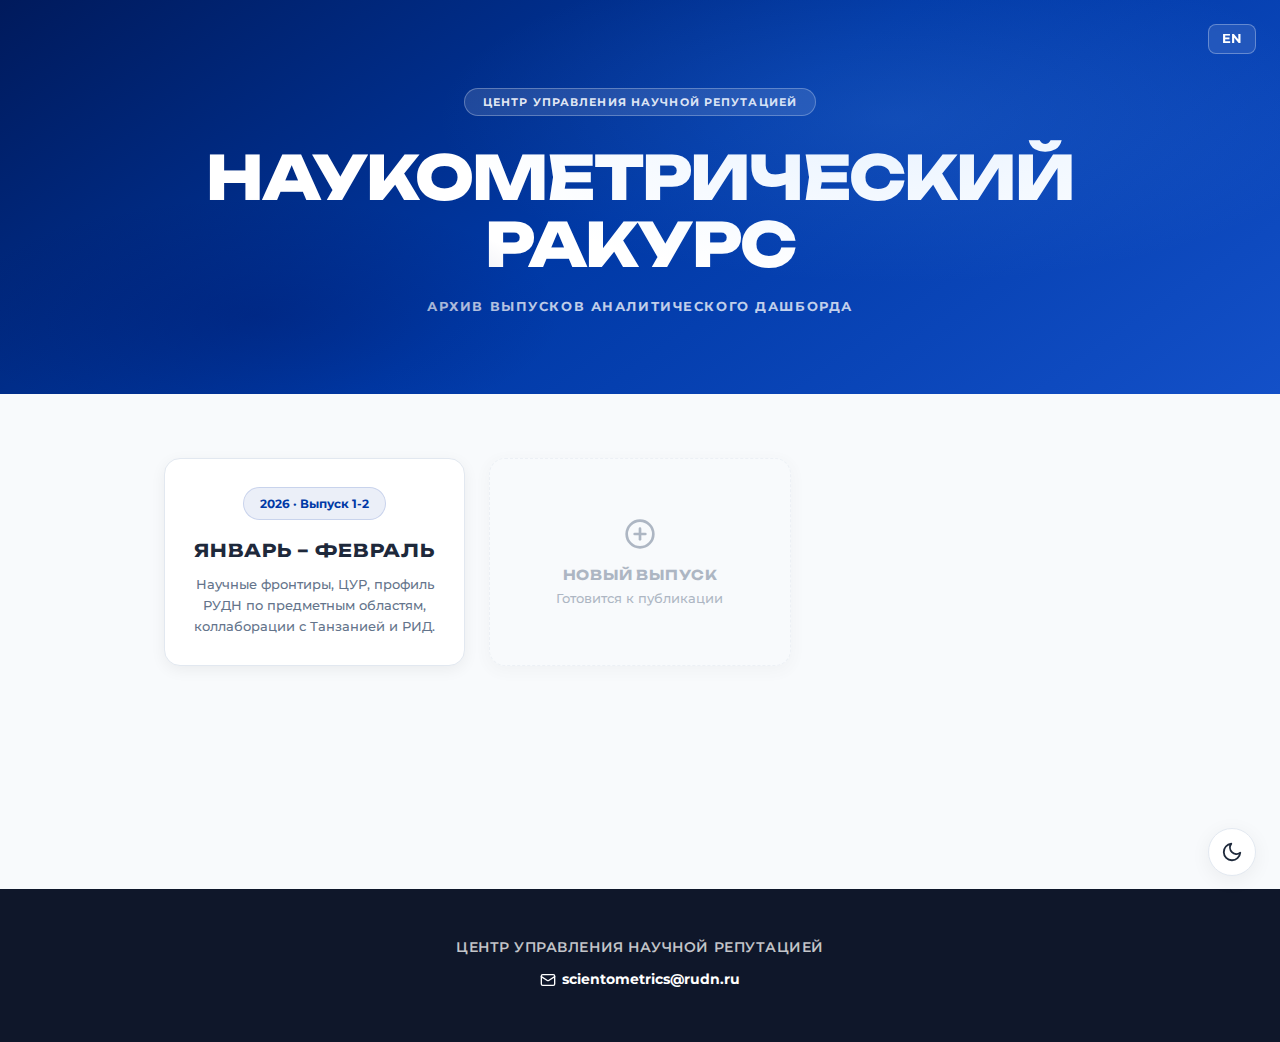
<file: index.html>
<!DOCTYPE html>
<html lang="ru">
<head>
<meta charset="UTF-8">
<meta name="viewport" content="width=device-width, initial-scale=1.0, maximum-scale=5.0">
<title>Архив дашбордов — РУДН</title>
<link rel="preconnect" href="https://fonts.googleapis.com">
<link href="https://fonts.googleapis.com/css2?family=Unbounded:wght@300;400;600;700;800&family=Montserrat:ital,wght@0,400;0,500;0,600;0,700;0,800;1,400&display=swap" rel="stylesheet">

<link rel="stylesheet" href="css/style.css">

<style>
  /* Дополнительные стили только для карточек на главной */
  .issue-card {
    text-decoration: none; 
    display: block; 
    height: 100%;
  }
  .issue-card .dcard:hover {
    border-color: var(--accent);
    transform: translateY(-5px);
    box-shadow: 0 8px 25px rgba(0,57,166,0.1);
  }
  body.dark .issue-card .dcard:hover {
    box-shadow: 0 8px 25px rgba(79,142,247,0.1);
  }
</style>
</head>
<body>

<a href="index-en.html" class="lang-toggle" title="Switch to English">EN</a>
<button class="theme-toggle" id="themeBtn" onclick="toggleTheme()" title="Переключить тему">
  <svg id="icon-sun" width="22" height="22" viewBox="0 0 24 24" fill="none" stroke="currentColor" stroke-width="2" stroke-linecap="round" stroke-linejoin="round" style="display: none;">
    <circle cx="12" cy="12" r="5"></circle>
    <line x1="12" y1="1" x2="12" y2="3"></line>
    <line x1="12" y1="21" x2="12" y2="23"></line>
    <line x1="4.22" y1="4.22" x2="5.64" y2="5.64"></line>
    <line x1="18.36" y1="18.36" x2="19.78" y2="19.78"></line>
    <line x1="1" y1="12" x2="3" y2="12"></line>
    <line x1="21" y1="12" x2="23" y2="12"></line>
    <line x1="4.22" y1="19.78" x2="5.64" y2="18.36"></line>
    <line x1="18.36" y1="5.64" x2="19.78" y2="4.22"></line>
  </svg>
  <svg id="icon-moon" width="22" height="22" viewBox="0 0 24 24" fill="none" stroke="currentColor" stroke-width="2" stroke-linecap="round" stroke-linejoin="round">
    <path d="M21 12.79A9 9 0 1 1 11.21 3 7 7 0 0 0 21 12.79z"></path>
  </svg>
</button>

<div class="hero">
  <div class="hero-badge">Центр управления научной репутацией</div>
  <h1>НАУКОМЕТРИЧЕСКИЙ<br>РАКУРС</h1>
  <div class="hero-sub">АРХИВ ВЫПУСКОВ АНАЛИТИЧЕСКОГО ДАШБОРДА</div>
</div>

<main style="max-width: 1000px; margin: 0 auto; padding: 4rem 1.5rem; min-height: 55vh;">
  
  <div class="grid-responsive grid-cols-3">
    
    <a href="issues/2026-01/index.html" class="issue-card">
      <div class="dcard" style="text-align: center;">
        <div style="background: rgba(0,57,166,0.08); color: var(--accent); display: inline-block; padding: 0.5rem 1rem; border-radius: 100px; font-weight: 700; font-size: 0.75rem; margin-bottom: 1.2rem; border: 1px solid rgba(0,57,166,0.15);">
          2026 · Выпуск 1-2
        </div>
        <h3 style="font-size: 1.1rem; margin-bottom: 0.8rem;">Январь – Февраль</h3>
        <p style="color: var(--muted); font-size: 0.82rem; line-height: 1.6; font-weight: 500;">
          Научные фронтиры, ЦУР, профиль РУДН по предметным областям, коллаборации с Танзанией и РИД.
        </p>
      </div>
    </a>

    <div class="dcard" style="text-align: center; border-style: dashed; background: transparent; display: flex; flex-direction: column; justify-content: center; align-items: center; opacity: 0.5;">
        <svg width="32" height="32" viewBox="0 0 24 24" fill="none" stroke="currentColor" stroke-width="2" stroke-linecap="round" stroke-linejoin="round" style="color: var(--muted); margin-bottom: 1rem;"><circle cx="12" cy="12" r="10"/><line x1="12" y1="8" x2="12" y2="16"/><line x1="8" y1="12" x2="16" y2="12"/></svg>
        <h3 style="margin-bottom: 0; color: var(--muted);">Новый выпуск</h3>
        <p style="color: var(--muted); font-size: 0.8rem; margin-top: 0.5rem; font-weight: 500;">Готовится к публикации</p>
    </div>

  </div>
</main>

<footer>
  <div style="color:rgba(255,255,255,0.75);font-size:.85rem;margin-bottom:0.6rem;font-weight:600;letter-spacing:0.04em;text-transform:uppercase;">Центр управления научной репутацией</div>
  <a href="mailto:scientometrics@rudn.ru" style="display:inline-flex;align-items:center;gap:6px;color:#ffffff;text-decoration:none;font-size:.9rem;font-weight:700;transition:opacity .2s;" onmouseover="this.style.opacity='.75'" onmouseout="this.style.opacity='1'">
    <svg width="16" height="16" viewBox="0 0 24 24" fill="none" stroke="currentColor" stroke-width="2" stroke-linecap="round" stroke-linejoin="round"><rect x="2" y="4" width="20" height="16" rx="2"/><path d="m22 7-8.97 5.7a1.94 1.94 0 0 1-2.06 0L2 7"/></svg>
    scientometrics@rudn.ru
  </a>
</footer>

<script>
// Крошечный скрипт переключения темы специально для главной страницы
function toggleTheme() {
  const isDark = document.body.classList.toggle('dark');
  document.getElementById('icon-sun').style.display = isDark ? 'block' : 'none';
  document.getElementById('icon-moon').style.display = isDark ? 'none' : 'block';
  localStorage.setItem('theme', isDark ? 'dark' : 'light');
}

(function(){
  const saved = localStorage.getItem('theme');
  document.addEventListener('DOMContentLoaded', () => {
      if (saved === 'dark') {
        document.body.classList.add('dark');
        const sun = document.getElementById('icon-sun');
        const moon = document.getElementById('icon-moon');
        if(sun) sun.style.display = 'block';
        if(moon) moon.style.display = 'none';
      }
  });
})();
</script>
</body>
</html>
</file>
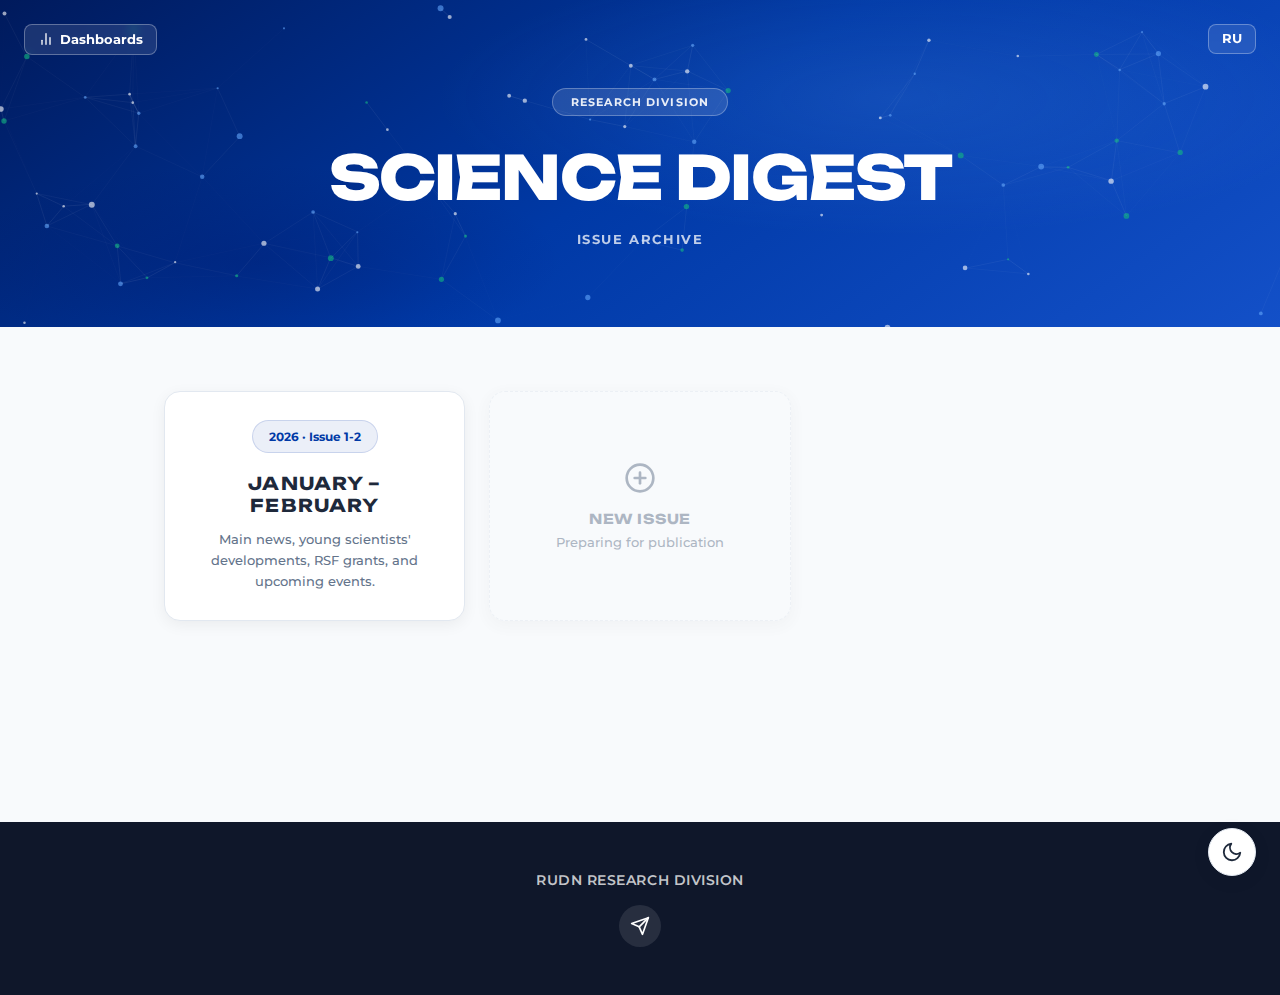
<file: index-en.html>
<!DOCTYPE html>
<html lang="en">
<head>
<meta charset="UTF-8">
<meta name="viewport" content="width=device-width, initial-scale=1.0, maximum-scale=5.0">
<title>Digest Archive — RUDN University</title>
<link rel="preconnect" href="https://fonts.googleapis.com">
<link href="https://fonts.googleapis.com/css2?family=Unbounded:wght@300;400;600;700;800&family=Montserrat:ital,wght@0,400;0,500;0,600;0,700;0,800;1,400&display=swap" rel="stylesheet">
<link rel="stylesheet" href="dashboard/css/style.css">
<style>
  .issue-card { text-decoration: none; display: block; height: 100%; }
  .issue-card .dcard:hover { border-color: var(--accent); transform: translateY(-5px); box-shadow: 0 8px 25px rgba(0,57,166,0.1); }
  body.dark .issue-card .dcard:hover { box-shadow: 0 8px 25px rgba(79,142,247,0.1); }
  .hero { position: relative; overflow: hidden; }
</style>
</head>
<body>

<a href="dashboard/dashboard-en.html" class="home-btn" title="Go to Dashboards">
  <svg width="16" height="16" viewBox="0 0 24 24" fill="none" stroke="currentColor" stroke-width="2" stroke-linecap="round" stroke-linejoin="round"><line x1="18" y1="20" x2="18" y2="10"/><line x1="12" y1="20" x2="12" y2="4"/><line x1="6" y1="20" x2="6" y2="14"/></svg> Dashboards
</a>
<a href="index.html" class="lang-toggle" title="Switch to Russian">RU</a>

<button class="theme-toggle" id="themeBtn" onclick="toggleTheme()" title="Toggle Theme">
  <svg id="icon-sun" width="22" height="22" viewBox="0 0 24 24" fill="none" stroke="currentColor" stroke-width="2" stroke-linecap="round" stroke-linejoin="round" style="display: none;"><circle cx="12" cy="12" r="5"></circle><line x1="12" y1="1" x2="12" y2="3"></line><line x1="12" y1="21" x2="12" y2="23"></line><line x1="4.22" y1="4.22" x2="5.64" y2="5.64"></line><line x1="18.36" y1="18.36" x2="19.78" y2="19.78"></line><line x1="1" y1="12" x2="3" y2="12"></line><line x1="21" y1="12" x2="23" y2="12"></line><line x1="4.22" y1="19.78" x2="5.64" y2="18.36"></line><line x1="18.36" y1="5.64" x2="19.78" y2="4.22"></line></svg>
  <svg id="icon-moon" width="22" height="22" viewBox="0 0 24 24" fill="none" stroke="currentColor" stroke-width="2" stroke-linecap="round" stroke-linejoin="round"><path d="M21 12.79A9 9 0 1 1 11.21 3 7 7 0 0 0 21 12.79z"></path></svg>
</button>

<div class="hero">
  <div class="hero-badge">Research Division</div>
  <h1>SCIENCE DIGEST</h1>
  <div class="hero-sub">ISSUE ARCHIVE</div>
</div>

<main style="max-width: 1000px; margin: 0 auto; padding: 4rem 1.5rem; min-height: 55vh;">
  <div class="grid-responsive grid-cols-3">
    <a href="digests/2026-01/1-en.html" class="issue-card">
      <div class="dcard" style="text-align: center;">
        <div style="background: rgba(0,57,166,0.08); color: var(--accent); display: inline-block; padding: 0.5rem 1rem; border-radius: 100px; font-weight: 700; font-size: 0.75rem; margin-bottom: 1.2rem; border: 1px solid rgba(0,57,166,0.15);">
          2026 · Issue 1-2
        </div>
        <h3 style="font-size: 1.1rem; margin-bottom: 0.8rem;">January – February</h3>
        <p style="color: var(--muted); font-size: 0.82rem; line-height: 1.6; font-weight: 500;">
          Main news, young scientists' developments, RSF grants, and upcoming events.
        </p>
      </div>
    </a>
    <div class="dcard" style="text-align: center; border-style: dashed; background: transparent; display: flex; flex-direction: column; justify-content: center; align-items: center; opacity: 0.5;">
        <svg width="32" height="32" viewBox="0 0 24 24" fill="none" stroke="currentColor" stroke-width="2" stroke-linecap="round" stroke-linejoin="round" style="color: var(--muted); margin-bottom: 1rem;"><circle cx="12" cy="12" r="10"/><line x1="12" y1="8" x2="12" y2="16"/><line x1="8" y1="12" x2="16" y2="12"/></svg>
        <h3 style="margin-bottom: 0; color: var(--muted);">New Issue</h3>
        <p style="color: var(--muted); font-size: 0.8rem; margin-top: 0.5rem; font-weight: 500;">Preparing for publication</p>
    </div>
  </div>
</main>

<footer>
  <div style="color:rgba(255,255,255,0.75);font-size:.85rem;margin-bottom:0.8rem;font-weight:600;letter-spacing:0.04em;text-transform:uppercase;">RUDN Research Division</div>
  <a href="https://t.me/RUDN_science" target="_blank" title="Telegram Channel" style="display:inline-flex;align-items:center;justify-content:center;width:42px;height:42px;background:rgba(255,255,255,0.1);border-radius:50%;color:#ffffff;text-decoration:none;transition:all 0.2s;" onmouseover="this.style.background='var(--accent)';" onmouseout="this.style.background='rgba(255,255,255,0.1)';">
    <svg width="20" height="20" viewBox="0 0 24 24" fill="none" stroke="currentColor" stroke-width="2" stroke-linecap="round" stroke-linejoin="round"><path d="m22 2-7 20-4-9-9-4Z"/><path d="M22 2 11 13"/></svg>
  </a>
</footer>

<script>
function toggleTheme() {
  const isDark = document.body.classList.toggle('dark');
  document.getElementById('icon-sun').style.display = isDark ? 'block' : 'none';
  document.getElementById('icon-moon').style.display = isDark ? 'none' : 'block';
  localStorage.setItem('theme', isDark ? 'dark' : 'light');
}
(function(){
  const saved = localStorage.getItem('theme');
  if (saved === 'dark') { document.body.classList.add('dark'); document.getElementById('icon-sun').style.display = 'block'; document.getElementById('icon-moon').style.display = 'none'; }
})();

document.addEventListener("DOMContentLoaded", function() {
    const hero = document.querySelector('.hero');
    if(!hero) return;
    const canvas = document.createElement('canvas');
    canvas.style.position = 'absolute'; canvas.style.top = '0'; canvas.style.left = '0'; canvas.style.width = '100%'; canvas.style.height = '100%'; canvas.style.zIndex = '0';
    hero.insertBefore(canvas, hero.firstChild);
    Array.from(hero.children).forEach(child => { if(child.tagName !== 'CANVAS') { child.style.position = 'relative'; child.style.zIndex = '1'; child.style.pointerEvents = 'none'; } });
    const ctx = canvas.getContext('2d');
    let w, h; let particles = [];
    function resize() { w = canvas.width = hero.offsetWidth; h = canvas.height = hero.offsetHeight; }
    window.addEventListener('resize', resize); resize();
    class Particle {
        constructor() {
            this.x = Math.random() * w; this.y = Math.random() * h; this.size = Math.random() * 2 + 1;
            this.speedX = (Math.random() - 0.5) * 0.6; this.speedY = (Math.random() - 0.5) * 0.6;
            this.angle = Math.random() * Math.PI * 2;
            const colors = ['rgba(255,255,255,0.6)', 'rgba(96,165,250,0.6)', 'rgba(16,185,129,0.6)'];
            this.color = colors[Math.floor(Math.random() * colors.length)];
        }
        update() {
            this.x += this.speedX; this.y += this.speedY; this.angle += 0.02; this.y += Math.sin(this.angle) * 0.3;
            if(this.x < -20) this.x = w + 20; if(this.x > w + 20) this.x = -20;
            if(this.y < -20) this.y = h + 20; if(this.y > h + 20) this.y = -20;
        }
        draw() { ctx.beginPath(); ctx.arc(this.x, this.y, this.size, 0, Math.PI * 2); ctx.fillStyle = this.color; ctx.fill(); }
    }
    let numParticles = w < 800 ? 30 : 80;
    for(let i=0; i<numParticles; i++) particles.push(new Particle());
    let mouse = { x: null, y: null };
    hero.addEventListener('mousemove', (e) => { const rect = hero.getBoundingClientRect(); mouse.x = e.clientX - rect.left; mouse.y = e.clientY - rect.top; });
    hero.addEventListener('mouseleave', () => { mouse.x = null; mouse.y = null; });
    function animate() {
        ctx.clearRect(0, 0, w, h);
        for(let i=0; i<particles.length; i++) {
            particles[i].update(); particles[i].draw();
            for(let j=i+1; j<particles.length; j++) {
                let dx = particles[i].x - particles[j].x; let dy = particles[i].y - particles[j].y; let dist = Math.sqrt(dx*dx + dy*dy);
                if(dist < 110) { ctx.beginPath(); ctx.strokeStyle = `rgba(255, 255, 255, ${0.15 - dist/733})`; ctx.lineWidth = 0.6; ctx.moveTo(particles[i].x, particles[i].y); ctx.lineTo(particles[j].x, particles[j].y); ctx.stroke(); }
            }
            if(mouse.x != null) {
                let dx = particles[i].x - mouse.x; let dy = particles[i].y - mouse.y; let dist = Math.sqrt(dx*dx + dy*dy);
                if(dist < 150) { ctx.beginPath(); ctx.strokeStyle = `rgba(96, 165, 250, ${0.4 - dist/375})`; ctx.lineWidth = 1; ctx.moveTo(particles[i].x, particles[i].y); ctx.lineTo(mouse.x, mouse.y); ctx.stroke(); }
            }
        }
        requestAnimationFrame(animate);
    }
    animate();
});
</script>
</body>
</html>
</file>
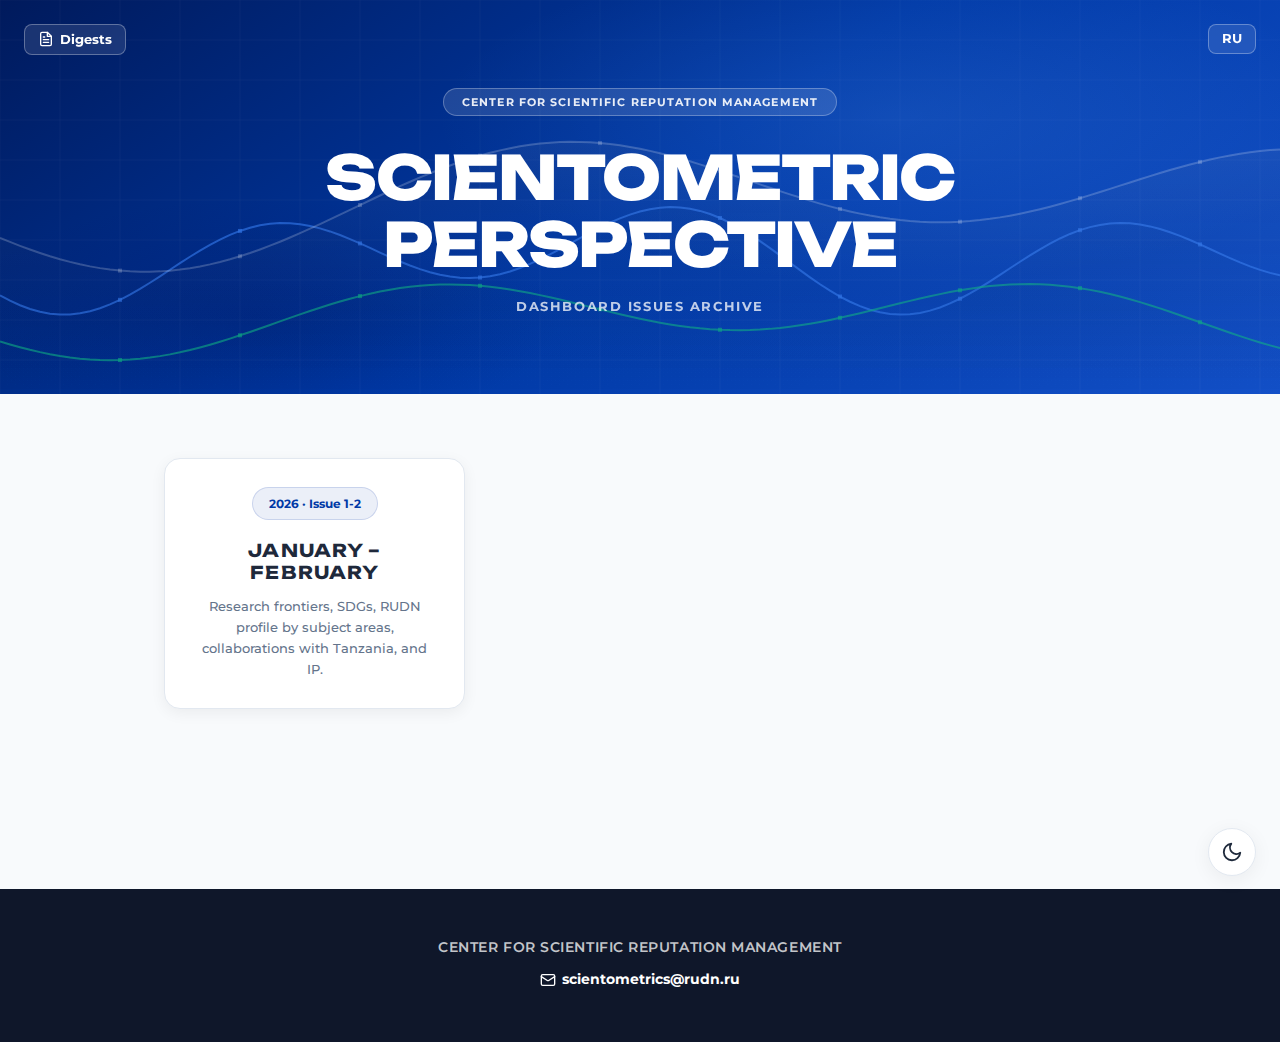
<file: dashboard/dashboard-en.html>
<!DOCTYPE html>
<html lang="en">
<head>
<meta charset="UTF-8">
<meta name="viewport" content="width=device-width, initial-scale=1.0, maximum-scale=5.0">
<title>Dashboard Archive — RUDN</title>
<link rel="preconnect" href="https://fonts.googleapis.com">
<link href="https://fonts.googleapis.com/css2?family=Unbounded:wght@300;400;600;700;800&family=Montserrat:ital,wght@0,400;0,500;0,600;0,700;0,800;1,400&display=swap" rel="stylesheet">
<link rel="stylesheet" href="css/style.css">
<style>
  .issue-card { text-decoration: none; display: block; height: 100%; }
  .issue-card .dcard:hover { border-color: var(--accent); transform: translateY(-5px); box-shadow: 0 8px 25px rgba(0,57,166,0.1); }
  body.dark .issue-card .dcard:hover { box-shadow: 0 8px 25px rgba(79,142,247,0.1); }
  .hero { position: relative; overflow: hidden; }
</style>
</head>
<body>

<a href="../index-en.html" class="home-btn" title="Go to Digests">
  <svg width="16" height="16" viewBox="0 0 24 24" fill="none" stroke="currentColor" stroke-width="2" stroke-linecap="round" stroke-linejoin="round"><path d="M14 2H6a2 2 0 0 0-2 2v16a2 2 0 0 0 2 2h12a2 2 0 0 0 2-2V8z"/><polyline points="14 2 14 8 20 8"/><line x1="16" y1="13" x2="8" y2="13"/><line x1="16" y1="17" x2="8" y2="17"/><polyline points="10 9 9 9 8 9"/></svg> Digests
</a>
<a href="dashboard.html" class="lang-toggle" title="Switch to Russian">RU</a>

<button class="theme-toggle" id="themeBtn" onclick="toggleTheme()">
  <svg id="icon-sun" width="22" height="22" viewBox="0 0 24 24" fill="none" stroke="currentColor" stroke-width="2" stroke-linecap="round" stroke-linejoin="round" style="display: none;"><circle cx="12" cy="12" r="5"></circle><line x1="12" y1="1" x2="12" y2="3"></line><line x1="12" y1="21" x2="12" y2="23"></line><line x1="4.22" y1="4.22" x2="5.64" y2="5.64"></line><line x1="18.36" y1="18.36" x2="19.78" y2="19.78"></line><line x1="1" y1="12" x2="3" y2="12"></line><line x1="21" y1="12" x2="23" y2="12"></line><line x1="4.22" y1="19.78" x2="5.64" y2="18.36"></line><line x1="18.36" y1="5.64" x2="19.78" y2="4.22"></line></svg>
  <svg id="icon-moon" width="22" height="22" viewBox="0 0 24 24" fill="none" stroke="currentColor" stroke-width="2" stroke-linecap="round" stroke-linejoin="round"><path d="M21 12.79A9 9 0 1 1 11.21 3 7 7 0 0 0 21 12.79z"></path></svg>
</button>

<div class="hero">
  <div class="hero-badge">Center for Scientific Reputation Management</div>
  <h1>SCIENTOMETRIC<br>PERSPECTIVE</h1>
  <div class="hero-sub">DASHBOARD ISSUES ARCHIVE</div>
</div>

<main style="max-width: 1000px; margin: 0 auto; padding: 4rem 1.5rem; min-height: 55vh;">
  <div class="grid-responsive grid-cols-3">
    <a href="issues/2026-01/1-en.html" class="issue-card">
      <div class="dcard" style="text-align: center;">
        <div style="background: rgba(0,57,166,0.08); color: var(--accent); display: inline-block; padding: 0.5rem 1rem; border-radius: 100px; font-weight: 700; font-size: 0.75rem; margin-bottom: 1.2rem; border: 1px solid rgba(0,57,166,0.15);">
          2026 · Issue 1-2
        </div>
        <h3 style="font-size: 1.1rem; margin-bottom: 0.8rem;">January – February</h3>
        <p style="color: var(--muted); font-size: 0.82rem; line-height: 1.6; font-weight: 500;">
          Research frontiers, SDGs, RUDN profile by subject areas, collaborations with Tanzania, and IP.
        </p>
      </div>
    </a>
  </div>
</main>

<footer>
  <div style="color:rgba(255,255,255,0.75);font-size:.85rem;margin-bottom:0.6rem;font-weight:600;letter-spacing:0.04em;text-transform:uppercase;">Center for Scientific Reputation Management</div>
  <a href="mailto:scientometrics@rudn.ru" style="display:inline-flex;align-items:center;gap:6px;color:#ffffff;text-decoration:none;font-size:.9rem;font-weight:700;transition:opacity .2s;" onmouseover="this.style.opacity='.75'" onmouseout="this.style.opacity='1'">
    <svg width="16" height="16" viewBox="0 0 24 24" fill="none" stroke="currentColor" stroke-width="2" stroke-linecap="round" stroke-linejoin="round"><rect x="2" y="4" width="20" height="16" rx="2"/><path d="m22 7-8.97 5.7a1.94 1.94 0 0 1-2.06 0L2 7"/></svg>
    scientometrics@rudn.ru
  </a>
</footer>

<script>
function toggleTheme() {
  const isDark = document.body.classList.toggle('dark');
  document.getElementById('icon-sun').style.display = isDark ? 'block' : 'none';
  document.getElementById('icon-moon').style.display = isDark ? 'none' : 'block';
  localStorage.setItem('theme', isDark ? 'dark' : 'light');
}
(function(){
  const saved = localStorage.getItem('theme');
  if (saved === 'dark') { document.body.classList.add('dark'); document.getElementById('icon-sun').style.display = 'block'; document.getElementById('icon-moon').style.display = 'none'; }
})();

/* Анимация графиков */
document.addEventListener("DOMContentLoaded", function() {
    const hero = document.querySelector('.hero');
    if(!hero) return;
    const canvas = document.createElement('canvas');
    canvas.style.position = 'absolute'; canvas.style.top = '0'; canvas.style.left = '0'; canvas.style.width = '100%'; canvas.style.height = '100%'; canvas.style.zIndex = '0'; canvas.style.opacity = '0.8';
    hero.insertBefore(canvas, hero.firstChild);
    Array.from(hero.children).forEach(child => { if(child.tagName !== 'CANVAS') { child.style.position = 'relative'; child.style.zIndex = '1'; child.style.pointerEvents = 'none'; } });
    const ctx = canvas.getContext('2d');
    let w, h;
    function resize() { w = canvas.width = hero.offsetWidth; h = canvas.height = hero.offsetHeight; }
    window.addEventListener('resize', resize); resize();
    const lines = [
        { color: 'rgba(59, 130, 246, 0.7)', yBase: 0.65, amplitude: 40, speed: 0.015, tension: 0.015 },
        { color: 'rgba(16, 185, 129, 0.7)', yBase: 0.8, amplitude: 30, speed: 0.01, tension: 0.01 },
        { color: 'rgba(255, 255, 255, 0.25)', yBase: 0.5, amplitude: 50, speed: 0.008, tension: 0.008 }
    ];
    let time = 0; let mouseX = null;
    hero.addEventListener('mousemove', (e) => { const rect = hero.getBoundingClientRect(); mouseX = e.clientX - rect.left; });
    hero.addEventListener('mouseleave', () => { mouseX = null; });
    function drawGrid() {
        ctx.strokeStyle = 'rgba(255, 255, 255, 0.04)'; ctx.lineWidth = 1; ctx.beginPath();
        for(let x = 0; x < w; x += 60) { ctx.moveTo(x, 0); ctx.lineTo(x, h); }
        for(let y = 0; y < h; y += 40) { ctx.moveTo(0, y); ctx.lineTo(w, y); }
        ctx.stroke();
    }
    function drawChartLine(line) {
        ctx.beginPath(); ctx.moveTo(0, h); 
        for (let x = 0; x <= w; x += 10) {
            let yOffset = Math.sin(x * line.tension + time * line.speed) * line.amplitude + Math.cos(x * line.tension * 0.5 - time * line.speed * 1.2) * (line.amplitude * 0.5);
            let y = h * line.yBase + yOffset;
            if (x === 0) ctx.moveTo(x, y); else ctx.lineTo(x, y);
            if (x % 120 === 0 && x > 0 && x < w) { ctx.fillStyle = line.color; ctx.fillRect(x - 2, y - 2, 4, 4); }
        }
        ctx.lineTo(w, h); ctx.lineTo(0, h); ctx.closePath();
        let gradient = ctx.createLinearGradient(0, 0, 0, h);
        let colorBase = line.color.replace(/[\d.]+\)$/g, '0.15)'); 
        gradient.addColorStop(0, colorBase); gradient.addColorStop(1, 'rgba(0,0,0,0)');
        ctx.fillStyle = gradient; ctx.fill();
        ctx.beginPath();
        for (let x = 0; x <= w; x += 10) {
            let yOffset = Math.sin(x * line.tension + time * line.speed) * line.amplitude + Math.cos(x * line.tension * 0.5 - time * line.speed * 1.2) * (line.amplitude * 0.5);
            let y = h * line.yBase + yOffset;
            if (x === 0) ctx.moveTo(x, y); else ctx.lineTo(x, y);
        }
        ctx.strokeStyle = line.color; ctx.lineWidth = 2; ctx.stroke();
    }
    function animate() {
        ctx.clearRect(0, 0, w, h); drawGrid();
        lines.forEach(line => drawChartLine(line));
        if (mouseX !== null) {
            ctx.beginPath(); ctx.strokeStyle = 'rgba(255, 255, 255, 0.4)'; ctx.lineWidth = 1; ctx.setLineDash([4, 4]); 
            ctx.moveTo(mouseX, 0); ctx.lineTo(mouseX, h); ctx.stroke(); ctx.setLineDash([]);
            lines.forEach(line => {
                let yOffset = Math.sin(mouseX * line.tension + time * line.speed) * line.amplitude + Math.cos(mouseX * line.tension * 0.5 - time * line.speed * 1.2) * (line.amplitude * 0.5);
                let y = h * line.yBase + yOffset;
                ctx.beginPath(); ctx.arc(mouseX, y, 5, 0, Math.PI*2); ctx.fillStyle = '#fff'; ctx.fill();
                ctx.strokeStyle = line.color; ctx.lineWidth = 2; ctx.stroke();
            });
        }
        time += 1; requestAnimationFrame(animate);
    }
    animate();
});
</script>
</body>
</html>
</file>
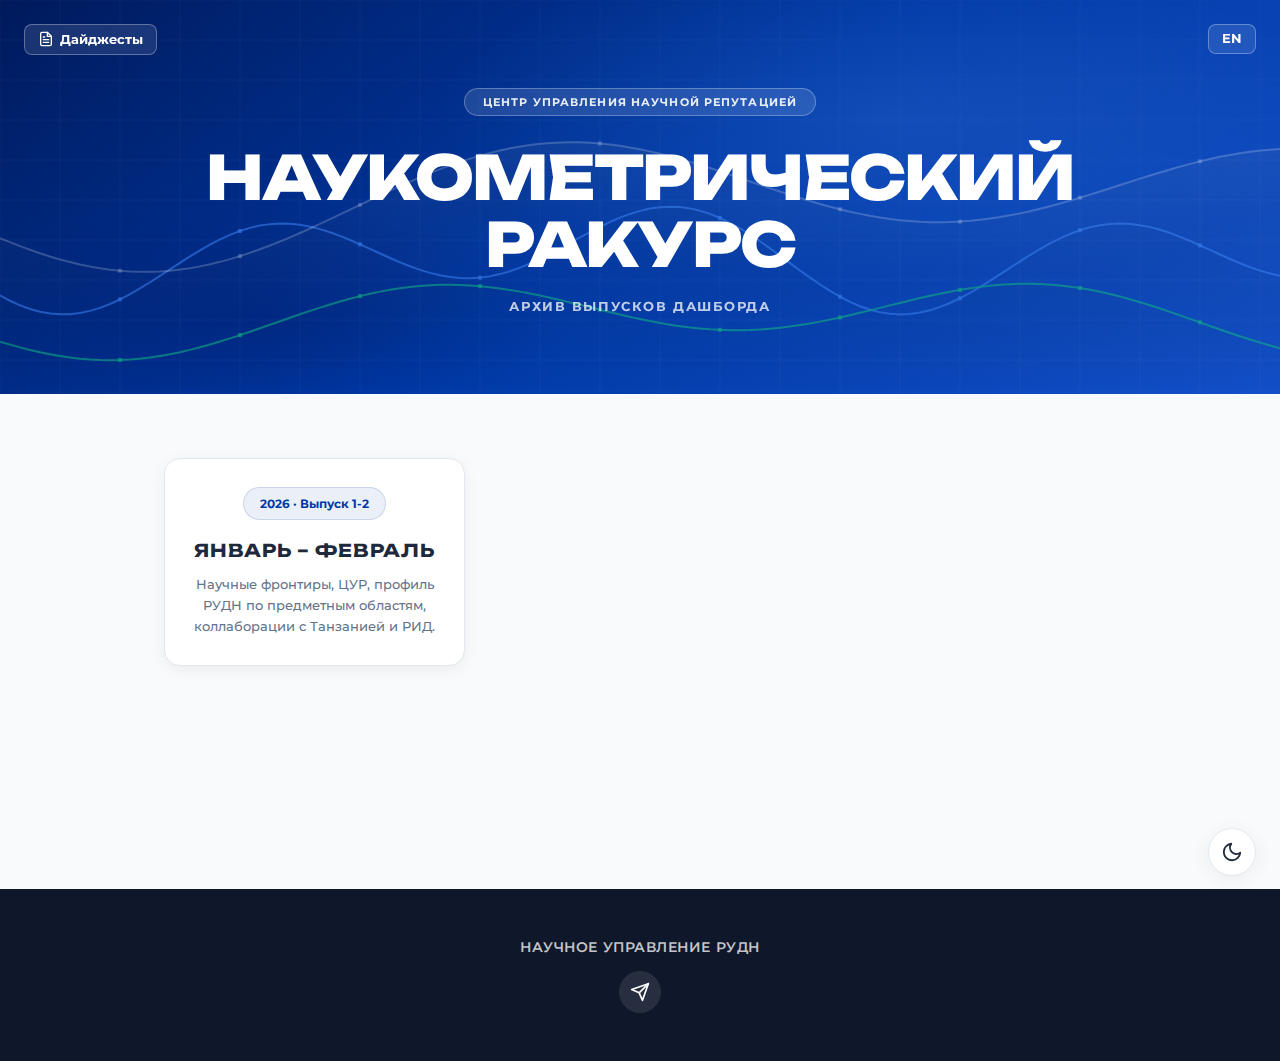
<file: dashboard/dashboard.html>
<!DOCTYPE html>
<html lang="ru">
<head>
<meta charset="UTF-8">
<meta name="viewport" content="width=device-width, initial-scale=1.0, maximum-scale=5.0">
<title>Архив дашбордов — РУДН</title>
<link rel="preconnect" href="https://fonts.googleapis.com">
<link href="https://fonts.googleapis.com/css2?family=Unbounded:wght@300;400;600;700;800&family=Montserrat:ital,wght@0,400;0,500;0,600;0,700;0,800;1,400&display=swap" rel="stylesheet">
<link rel="stylesheet" href="css/style.css">
<style>
  .issue-card { text-decoration: none; display: block; height: 100%; }
  .issue-card .dcard:hover { border-color: var(--accent); transform: translateY(-5px); box-shadow: 0 8px 25px rgba(0,57,166,0.1); }
  body.dark .issue-card .dcard:hover { box-shadow: 0 8px 25px rgba(79,142,247,0.1); }
  .hero { position: relative; overflow: hidden; }
</style>
</head>
<body>

<a href="../index.html" class="home-btn" title="Перейти к Дайджестам">
  <svg width="16" height="16" viewBox="0 0 24 24" fill="none" stroke="currentColor" stroke-width="2" stroke-linecap="round" stroke-linejoin="round"><path d="M14 2H6a2 2 0 0 0-2 2v16a2 2 0 0 0 2 2h12a2 2 0 0 0 2-2V8z"/><polyline points="14 2 14 8 20 8"/><line x1="16" y1="13" x2="8" y2="13"/><line x1="16" y1="17" x2="8" y2="17"/><polyline points="10 9 9 9 8 9"/></svg> Дайджесты
</a>
<a href="dashboard-en.html" class="lang-toggle" title="Switch to English">EN</a>

<button class="theme-toggle" id="themeBtn" onclick="toggleTheme()">
  <svg id="icon-sun" width="22" height="22" viewBox="0 0 24 24" fill="none" stroke="currentColor" stroke-width="2" stroke-linecap="round" stroke-linejoin="round" style="display: none;"><circle cx="12" cy="12" r="5"></circle><line x1="12" y1="1" x2="12" y2="3"></line><line x1="12" y1="21" x2="12" y2="23"></line><line x1="4.22" y1="4.22" x2="5.64" y2="5.64"></line><line x1="18.36" y1="18.36" x2="19.78" y2="19.78"></line><line x1="1" y1="12" x2="3" y2="12"></line><line x1="21" y1="12" x2="23" y2="12"></line><line x1="4.22" y1="19.78" x2="5.64" y2="18.36"></line><line x1="18.36" y1="5.64" x2="19.78" y2="4.22"></line></svg>
  <svg id="icon-moon" width="22" height="22" viewBox="0 0 24 24" fill="none" stroke="currentColor" stroke-width="2" stroke-linecap="round" stroke-linejoin="round"><path d="M21 12.79A9 9 0 1 1 11.21 3 7 7 0 0 0 21 12.79z"></path></svg>
</button>

<div class="hero">
  <div class="hero-badge">Центр управления научной репутацией</div>
  <h1>НАУКОМЕТРИЧЕСКИЙ<br>РАКУРС</h1>
  <div class="hero-sub">АРХИВ ВЫПУСКОВ ДАШБОРДА</div>
</div>

<main style="max-width: 1000px; margin: 0 auto; padding: 4rem 1.5rem; min-height: 55vh;">
  <div class="grid-responsive grid-cols-3">
    <a href="issues/2026-01/1.html" class="issue-card">
      <div class="dcard" style="text-align: center;">
        <div style="background: rgba(0,57,166,0.08); color: var(--accent); display: inline-block; padding: 0.5rem 1rem; border-radius: 100px; font-weight: 700; font-size: 0.75rem; margin-bottom: 1.2rem; border: 1px solid rgba(0,57,166,0.15);">
          2026 · Выпуск 1-2
        </div>
        <h3 style="font-size: 1.1rem; margin-bottom: 0.8rem;">Январь – Февраль</h3>
        <p style="color: var(--muted); font-size: 0.82rem; line-height: 1.6; font-weight: 500;">
          Научные фронтиры, ЦУР, профиль РУДН по предметным областям, коллаборации с Танзанией и РИД.
        </p>
      </div>
    </a>
  </div>
</main>

<footer>
  <div style="color:rgba(255,255,255,0.75);font-size:.85rem;margin-bottom:0.8rem;font-weight:600;letter-spacing:0.04em;text-transform:uppercase;">Научное управление РУДН</div>
  <a href="https://t.me/RUDN_science" target="_blank" title="Telegram-канал" style="display:inline-flex;align-items:center;justify-content:center;width:42px;height:42px;background:rgba(255,255,255,0.1);border-radius:50%;color:#ffffff;text-decoration:none;transition:all 0.2s;" onmouseover="this.style.background='var(--accent)';" onmouseout="this.style.background='rgba(255,255,255,0.1)';">
    <svg width="20" height="20" viewBox="0 0 24 24" fill="none" stroke="currentColor" stroke-width="2" stroke-linecap="round" stroke-linejoin="round"><path d="m22 2-7 20-4-9-9-4Z"/><path d="M22 2 11 13"/></svg>
  </a>
</footer>

<script>
function toggleTheme() {
  const isDark = document.body.classList.toggle('dark');
  document.getElementById('icon-sun').style.display = isDark ? 'block' : 'none';
  document.getElementById('icon-moon').style.display = isDark ? 'none' : 'block';
  localStorage.setItem('theme', isDark ? 'dark' : 'light');
}
(function(){
  const saved = localStorage.getItem('theme');
  if (saved === 'dark') { document.body.classList.add('dark'); document.getElementById('icon-sun').style.display = 'block'; document.getElementById('icon-moon').style.display = 'none'; }
})();

/* Анимация графиков */
document.addEventListener("DOMContentLoaded", function() {
    const hero = document.querySelector('.hero');
    if(!hero) return;
    const canvas = document.createElement('canvas');
    canvas.style.position = 'absolute'; canvas.style.top = '0'; canvas.style.left = '0'; canvas.style.width = '100%'; canvas.style.height = '100%'; canvas.style.zIndex = '0'; canvas.style.opacity = '0.8';
    hero.insertBefore(canvas, hero.firstChild);
    Array.from(hero.children).forEach(child => { if(child.tagName !== 'CANVAS') { child.style.position = 'relative'; child.style.zIndex = '1'; child.style.pointerEvents = 'none'; } });
    const ctx = canvas.getContext('2d');
    let w, h;
    function resize() { w = canvas.width = hero.offsetWidth; h = canvas.height = hero.offsetHeight; }
    window.addEventListener('resize', resize); resize();
    const lines = [
        { color: 'rgba(59, 130, 246, 0.7)', yBase: 0.65, amplitude: 40, speed: 0.015, tension: 0.015 },
        { color: 'rgba(16, 185, 129, 0.7)', yBase: 0.8, amplitude: 30, speed: 0.01, tension: 0.01 },
        { color: 'rgba(255, 255, 255, 0.25)', yBase: 0.5, amplitude: 50, speed: 0.008, tension: 0.008 }
    ];
    let time = 0; let mouseX = null;
    hero.addEventListener('mousemove', (e) => { const rect = hero.getBoundingClientRect(); mouseX = e.clientX - rect.left; });
    hero.addEventListener('mouseleave', () => { mouseX = null; });
    function drawGrid() {
        ctx.strokeStyle = 'rgba(255, 255, 255, 0.04)'; ctx.lineWidth = 1; ctx.beginPath();
        for(let x = 0; x < w; x += 60) { ctx.moveTo(x, 0); ctx.lineTo(x, h); }
        for(let y = 0; y < h; y += 40) { ctx.moveTo(0, y); ctx.lineTo(w, y); }
        ctx.stroke();
    }
    function drawChartLine(line) {
        ctx.beginPath(); ctx.moveTo(0, h); 
        for (let x = 0; x <= w; x += 10) {
            let yOffset = Math.sin(x * line.tension + time * line.speed) * line.amplitude + Math.cos(x * line.tension * 0.5 - time * line.speed * 1.2) * (line.amplitude * 0.5);
            let y = h * line.yBase + yOffset;
            if (x === 0) ctx.moveTo(x, y); else ctx.lineTo(x, y);
            if (x % 120 === 0 && x > 0 && x < w) { ctx.fillStyle = line.color; ctx.fillRect(x - 2, y - 2, 4, 4); }
        }
        ctx.lineTo(w, h); ctx.lineTo(0, h); ctx.closePath();
        let gradient = ctx.createLinearGradient(0, 0, 0, h);
        let colorBase = line.color.replace(/[\d.]+\)$/g, '0.15)'); 
        gradient.addColorStop(0, colorBase); gradient.addColorStop(1, 'rgba(0,0,0,0)');
        ctx.fillStyle = gradient; ctx.fill();
        ctx.beginPath();
        for (let x = 0; x <= w; x += 10) {
            let yOffset = Math.sin(x * line.tension + time * line.speed) * line.amplitude + Math.cos(x * line.tension * 0.5 - time * line.speed * 1.2) * (line.amplitude * 0.5);
            let y = h * line.yBase + yOffset;
            if (x === 0) ctx.moveTo(x, y); else ctx.lineTo(x, y);
        }
        ctx.strokeStyle = line.color; ctx.lineWidth = 2; ctx.stroke();
    }
    function animate() {
        ctx.clearRect(0, 0, w, h); drawGrid();
        lines.forEach(line => drawChartLine(line));
        if (mouseX !== null) {
            ctx.beginPath(); ctx.strokeStyle = 'rgba(255, 255, 255, 0.4)'; ctx.lineWidth = 1; ctx.setLineDash([4, 4]); 
            ctx.moveTo(mouseX, 0); ctx.lineTo(mouseX, h); ctx.stroke(); ctx.setLineDash([]);
            lines.forEach(line => {
                let yOffset = Math.sin(mouseX * line.tension + time * line.speed) * line.amplitude + Math.cos(mouseX * line.tension * 0.5 - time * line.speed * 1.2) * (line.amplitude * 0.5);
                let y = h * line.yBase + yOffset;
                ctx.beginPath(); ctx.arc(mouseX, y, 5, 0, Math.PI*2); ctx.fillStyle = '#fff'; ctx.fill();
                ctx.strokeStyle = line.color; ctx.lineWidth = 2; ctx.stroke();
            });
        }
        time += 1; requestAnimationFrame(animate);
    }
    animate();
});
</script>
</body>
</html>
</file>
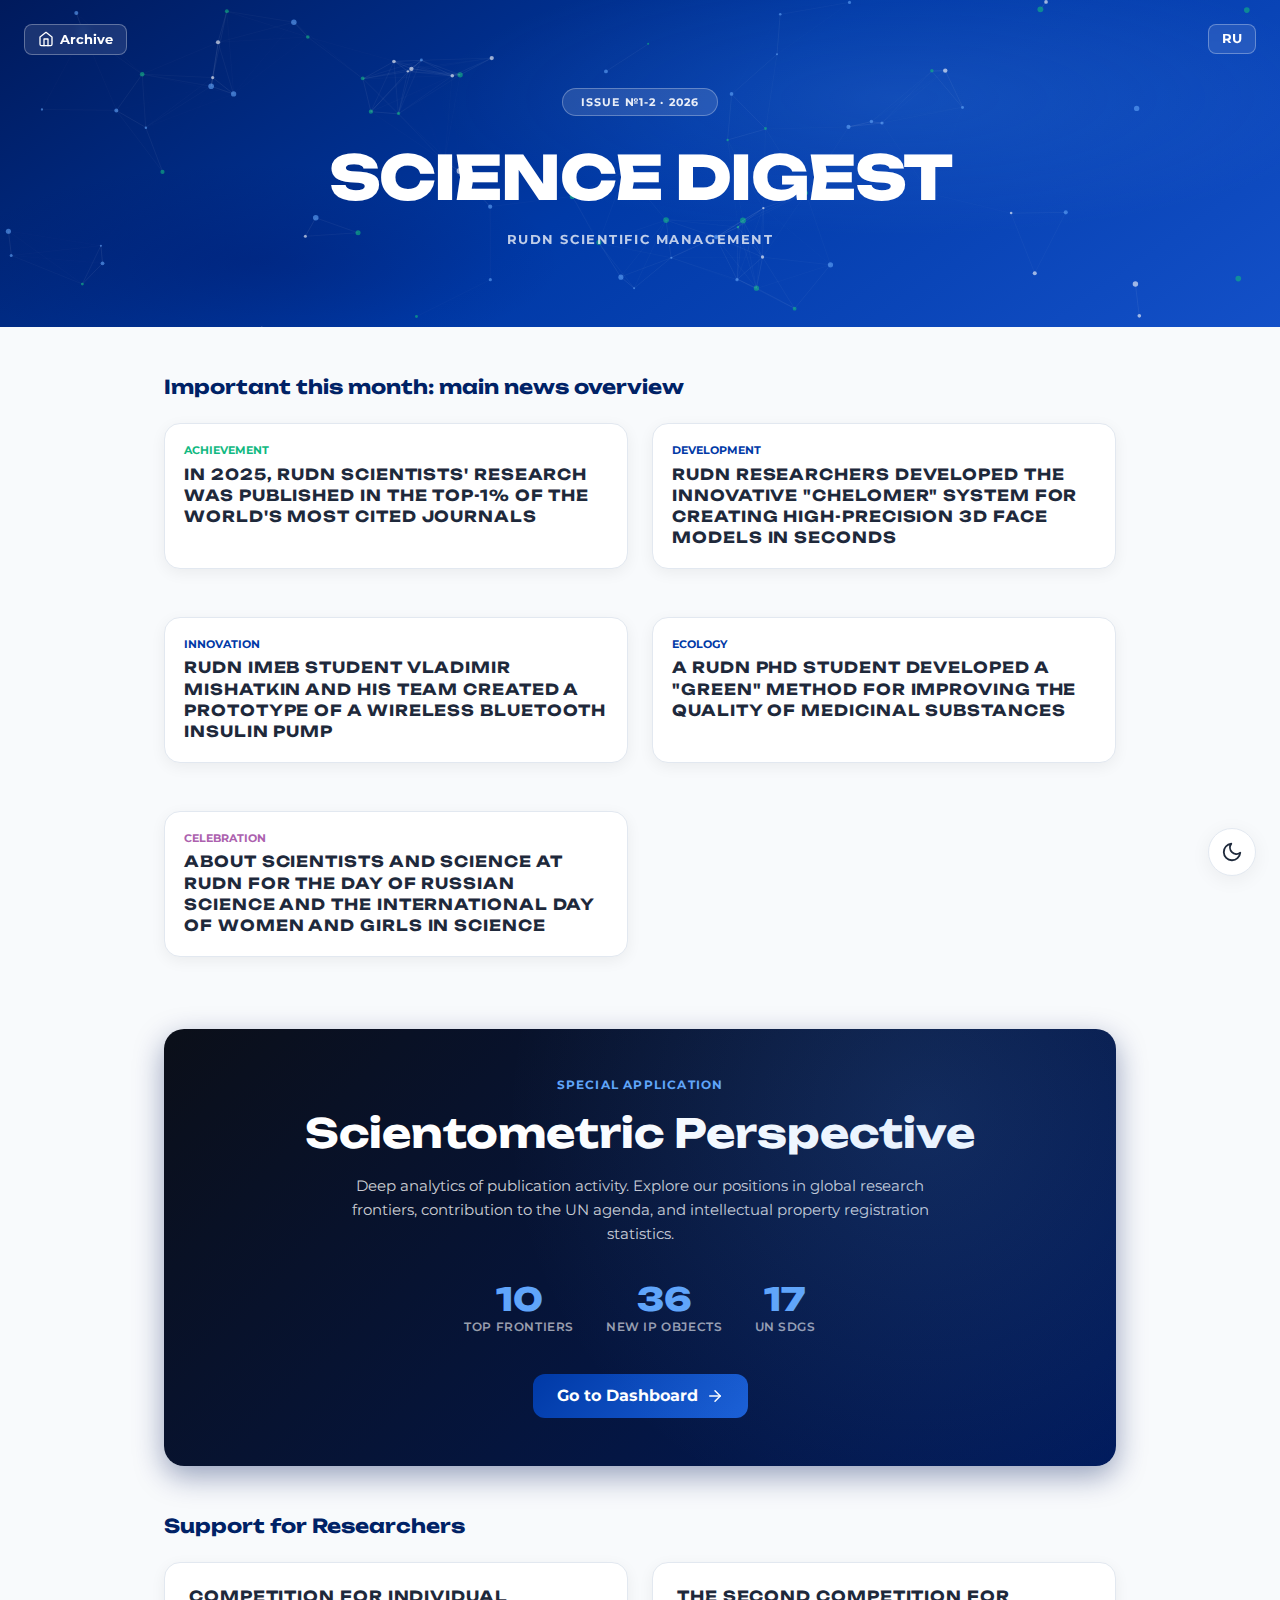
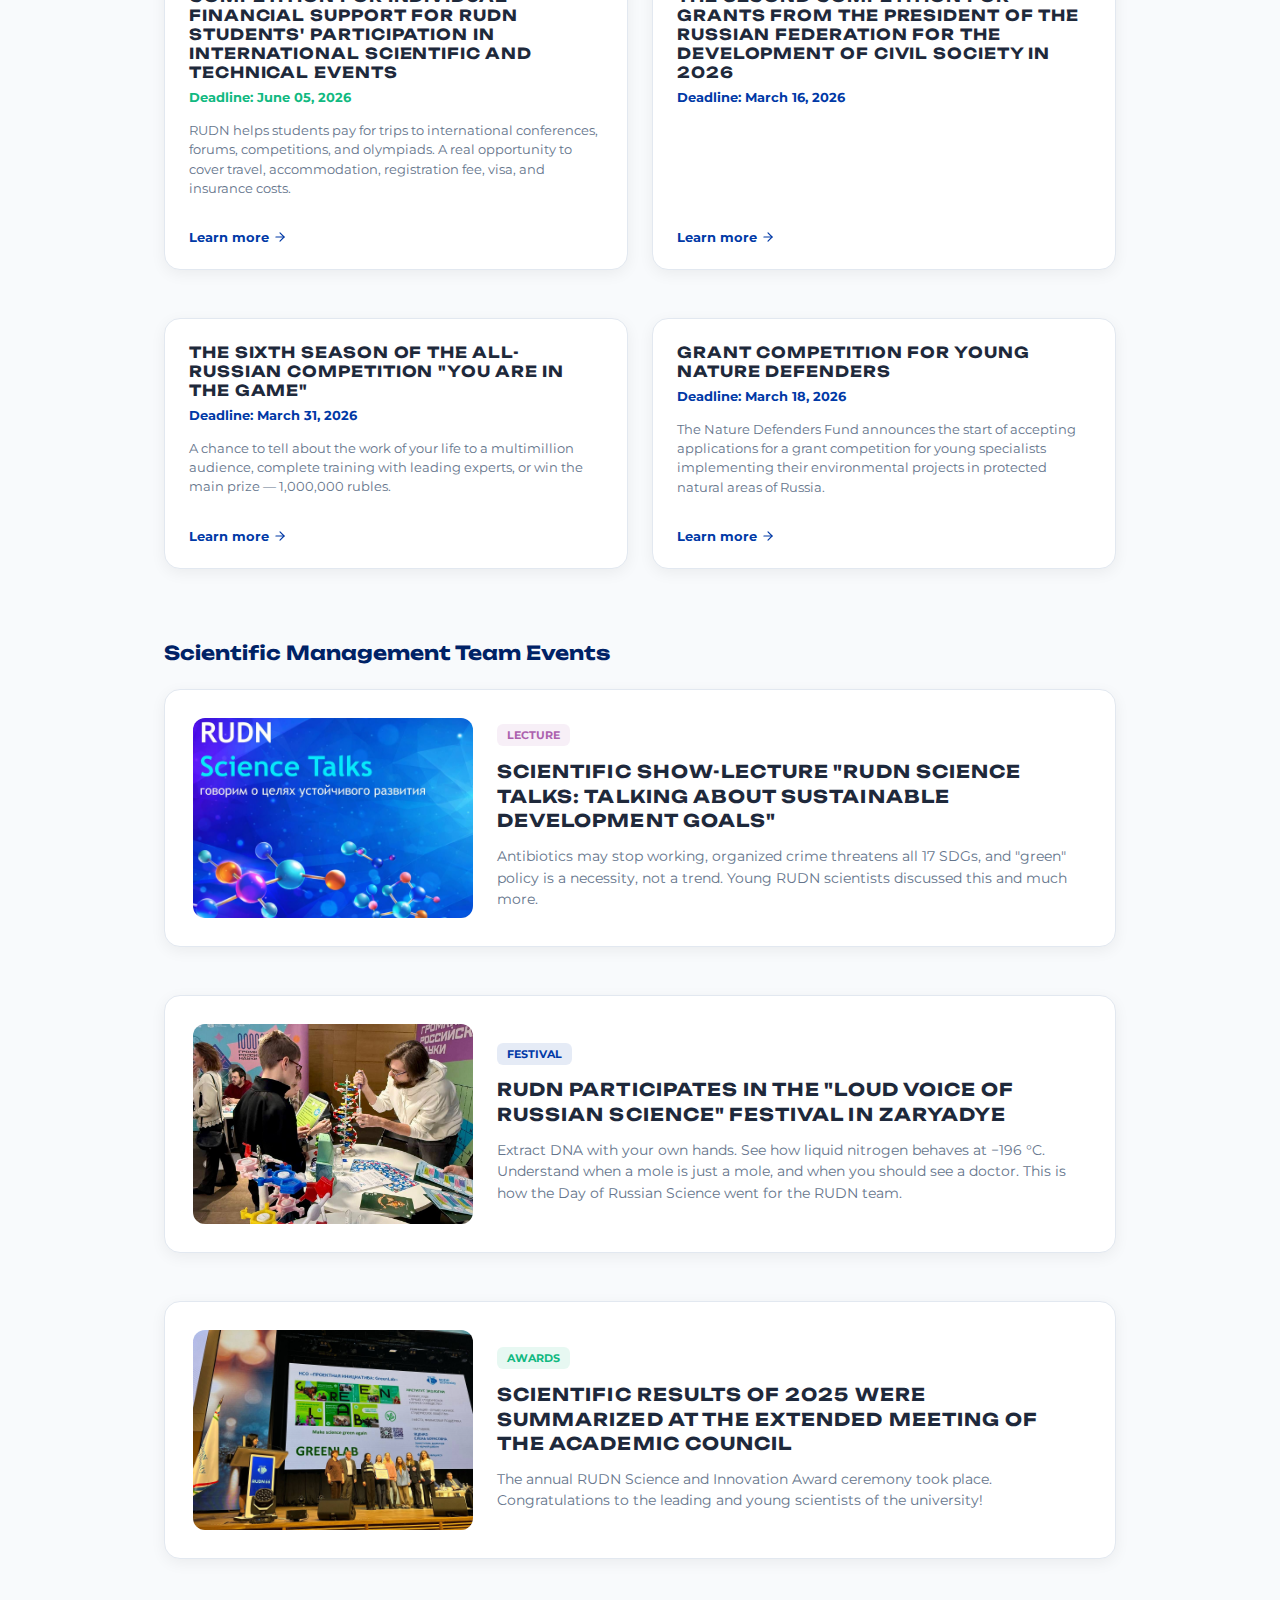
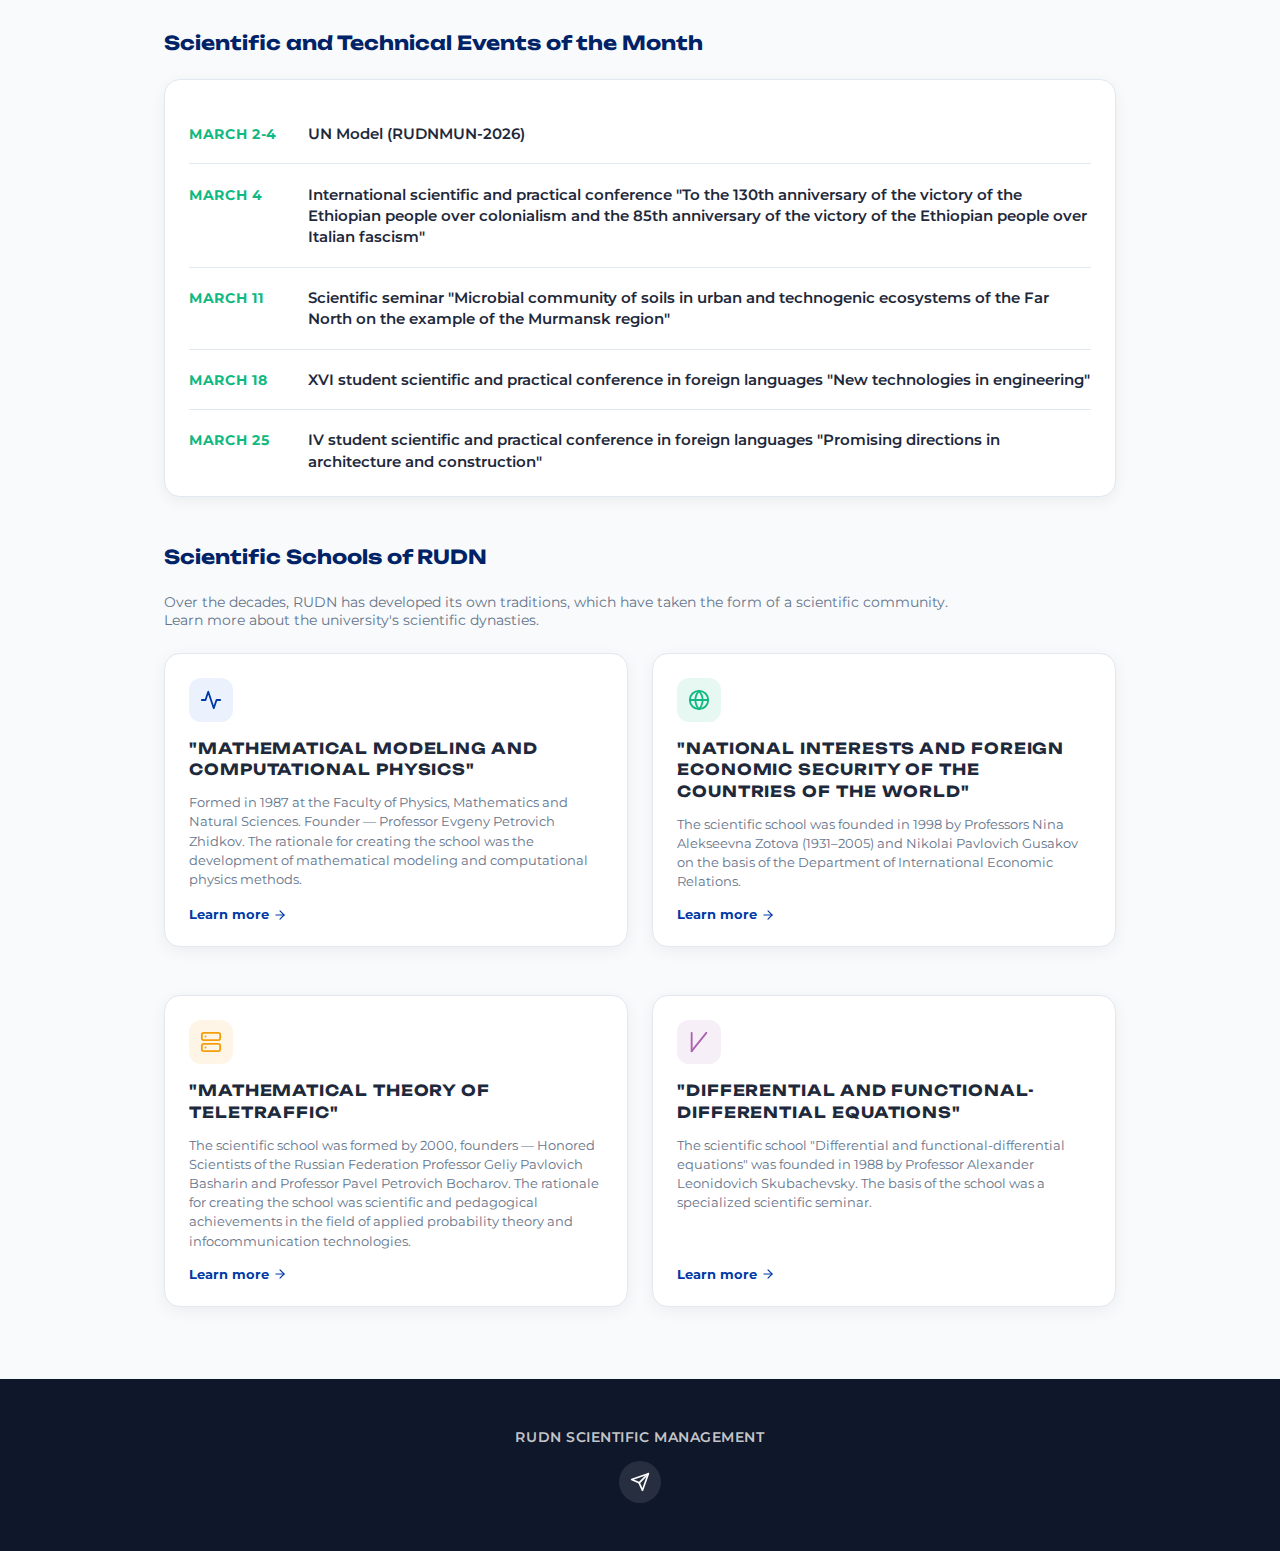
<file: digests/2026-01/1-en.html>
<!DOCTYPE html>
<html lang="en">
<head>
<meta charset="UTF-8">
<meta name="viewport" content="width=device-width, initial-scale=1.0, maximum-scale=5.0">
<title>Science Digest — RUDN</title>
<link rel="preconnect" href="https://fonts.googleapis.com">
<link href="https://fonts.googleapis.com/css2?family=Unbounded:wght@300;400;600;700;800&family=Montserrat:ital,wght@0,400;0,500;0,600;0,700;0,800;1,400&display=swap" rel="stylesheet">
<link rel="stylesheet" href="../../dashboard/css/style.css">
<style>
  .news-card { display: flex; flex-direction: row; gap: 1.5rem; align-items: center; }
  .news-card .news-img { width: 280px; height: 200px; background: var(--surface2); border-radius: 12px; background-size: cover !important; background-position: center !important; margin-bottom: 0; flex-shrink: 0; }
  .news-card .news-content { flex: 1; display: flex; flex-direction: column; align-items: flex-start; }
  @media(max-width: 800px) { .news-card { flex-direction: column; align-items: stretch; } .news-card .news-img { width: 100%; height: 200px; margin-bottom: 0.5rem; } }
  .tag { display: inline-block; padding: 4px 10px; border-radius: 6px; font-size: 0.7rem; font-weight: 700; text-transform: uppercase; margin-bottom: 0.8rem; }
  .tag-blue { background: rgba(0,57,166,0.1); color: var(--accent); }
  .tag-green { background: rgba(16,185,129,0.1); color: var(--accent2); }
  .tag-purple { background: rgba(172, 97, 174, 0.1); color: #ac61ae; }
  .btn-primary { display: inline-flex; align-items: center; gap: 8px; background: linear-gradient(135deg, var(--accent) 0%, #1a5fd6 100%); color: #fff !important; padding: 0.8rem 1.5rem; border-radius: 12px; font-weight: 700; text-decoration: none; font-family: 'Montserrat', sans-serif; transition: transform 0.2s, box-shadow 0.2s; border: none; cursor: pointer; }
  .btn-primary:hover { transform: translateY(-2px); box-shadow: 0 8px 20px rgba(0,57,166,0.3); }
  .dashboard-promo { background: linear-gradient(135deg, #0B0F19 0%, #001a5c 100%); border-radius: 20px; padding: 3rem 2rem; color: #fff; text-align: center; position: relative; overflow: hidden; margin: 3rem 0; box-shadow: 0 10px 30px rgba(0,26,92,0.4); }
  .dashboard-promo::before { content: ''; position: absolute; inset: 0; background: radial-gradient(circle at 80% 20%, rgba(96,165,250,0.15) 0%, transparent 50%); pointer-events: none; }
  .dashboard-promo h2 { font-family: 'Unbounded', sans-serif; font-size: clamp(1.5rem, 4vw, 2.5rem); margin-bottom: 1rem; color: #fff; }
  .dashboard-promo p { font-size: 0.95rem; color: rgba(255,255,255,0.8); max-width: 600px; margin: 0 auto 2rem; line-height: 1.6; }
  .stats-preview { display: flex; justify-content: center; gap: 2rem; margin-bottom: 2.5rem; flex-wrap: wrap; }
  .stat-val { font-family: 'Unbounded', sans-serif; font-size: 2rem; font-weight: 800; color: #60A5FA; }
  .stat-lbl { font-size: 0.75rem; font-weight: 600; text-transform: uppercase; letter-spacing: 0.05em; color: rgba(255,255,255,0.6); }
  .event-list { list-style: none; padding: 0; margin: 0; }
  .event-item { display: flex; gap: 1.2rem; padding: 1.2rem 0; border-bottom: 1px solid var(--border); align-items: flex-start; }
  .event-item:last-child { border-bottom: none; padding-bottom: 0; }
  .event-date { font-weight: 700; color: var(--accent2); min-width: 100px; font-size: 0.85rem; text-transform: uppercase; letter-spacing: 0.05em; padding-top: 3px; }
  .event-title { font-weight: 600; color: var(--text); font-size: 0.95rem; line-height: 1.4; text-decoration: none; transition: color 0.2s; }
  .event-title:hover { color: var(--accent); }
  @media(max-width: 600px) { .event-item { flex-direction: column; gap: 0.4rem; } .event-date { min-width: auto; padding-top: 0; } }
  .news-link-card { display: block; text-decoration: none; color: var(--text); padding: 1.2rem; transition: transform 0.2s, border-color 0.2s; background: var(--surface); }
  .news-link-card:hover { transform: translateY(-3px); border-color: var(--accent); box-shadow: 0 4px 15px var(--shadow); }
  .news-link-card h3 { font-size: 0.95rem; line-height: 1.4; margin-bottom: 0; transition: color 0.2s; }
  .news-link-card:hover h3 { color: var(--accent); }
  .link-arrow { display: inline-flex; align-items: center; gap: 4px; color: var(--accent); font-weight: 700; text-decoration: none; font-size: 0.8rem; margin-top: auto; padding-top: 1rem; transition: opacity 0.2s; }
  .link-arrow:hover { opacity: 0.7; }
  .hero { position: relative; overflow: hidden; }
</style>
</head>
<body>

<a href="../../digest-en.html" class="home-btn" title="Back to Archive">
  <svg width="16" height="16" viewBox="0 0 24 24" fill="none" stroke="currentColor" stroke-width="2" stroke-linecap="round" stroke-linejoin="round"><path d="m3 9 9-7 9 7v11a2 2 0 0 1-2 2H5a2 2 0 0 1-2-2z"></path><polyline points="9 22 9 12 15 12 15 22"></polyline></svg> Archive
</a>
<a href="1.html" class="lang-toggle" title="Switch to Russian">RU</a>

<button class="theme-toggle" id="themeBtn" onclick="toggleTheme()" title="Toggle Theme">
  <svg id="icon-sun" width="22" height="22" viewBox="0 0 24 24" fill="none" stroke="currentColor" stroke-width="2" stroke-linecap="round" stroke-linejoin="round" style="display: none;"><circle cx="12" cy="12" r="5"></circle><line x1="12" y1="1" x2="12" y2="3"></line><line x1="12" y1="21" x2="12" y2="23"></line><line x1="4.22" y1="4.22" x2="5.64" y2="5.64"></line><line x1="18.36" y1="18.36" x2="19.78" y2="19.78"></line><line x1="1" y1="12" x2="3" y2="12"></line><line x1="21" y1="12" x2="23" y2="12"></line><line x1="4.22" y1="19.78" x2="5.64" y2="18.36"></line><line x1="18.36" y1="5.64" x2="19.78" y2="4.22"></line></svg>
  <svg id="icon-moon" width="22" height="22" viewBox="0 0 24 24" fill="none" stroke="currentColor" stroke-width="2" stroke-linecap="round" stroke-linejoin="round"><path d="M21 12.79A9 9 0 1 1 11.21 3 7 7 0 0 0 21 12.79z"></path></svg>
</button>

<div class="hero">
  <div class="hero-badge">Issue №1-2 · 2026</div>
  <h1>SCIENCE DIGEST</h1>
  <div class="hero-sub">RUDN SCIENTIFIC MANAGEMENT</div>
</div>

<main style="max-width: 1000px; margin: 0 auto; padding: 3rem 1.5rem;">

  <div class="section-title" style="margin-bottom: 1.5rem;">Important this month: main news overview</div>
  <div class="grid-responsive grid-cols-2">
    <a href="https://t.me/RUDN_science/391" target="_blank" class="dcard news-link-card">
      <div style="font-size: 0.7rem; color: var(--accent2); margin-bottom: 0.4rem; text-transform: uppercase; font-weight: 700;">Achievement</div>
      <h3>In 2025, RUDN scientists' research was published in the TOP-1% of the world's most cited journals</h3>
    </a>
    <a href="https://www.rudn.ru/media/news/nauka/cifrovoy-slepok-zdorovya-uchenye-rudn-sozdali-sistemu-3d-analiza-chelovecheskogo-tela-dlya-mediciny-i-nauki" target="_blank" class="dcard news-link-card">
      <div style="font-size: 0.7rem; color: var(--accent); margin-bottom: 0.4rem; text-transform: uppercase; font-weight: 700;">Development</div>
      <h3>RUDN researchers developed the innovative "Chelomer" system for creating high-precision 3D face models in seconds</h3>
    </a>
    <a href="https://www.rudn.ru/media/news/nauka/innovacionnaya-insulinovaya-pompa-ot-studenta-rudn-novyy-shag-v-pomoshchi-lyudyam-s-diabetom" target="_blank" class="dcard news-link-card">
      <div style="font-size: 0.7rem; color: var(--accent); margin-bottom: 0.4rem; text-transform: uppercase; font-weight: 700;">Innovation</div>
      <h3>RUDN IMEB student Vladimir Mishatkin and his team created a prototype of a wireless Bluetooth insulin pump</h3>
    </a>
    <a href="https://www.rudn.ru/media/news/nauka/bez-himreagentov-i-vreda-prirode-aspirantka-rudn-razrabotala-zelenyy-metod-uluchsheniya-kachestva-lekarstvennyh-veshchestv" target="_blank" class="dcard news-link-card">
      <div style="font-size: 0.7rem; color: var(--accent); margin-bottom: 0.4rem; text-transform: uppercase; font-weight: 700;">Ecology</div>
      <h3>A RUDN PhD student developed a "green" method for improving the quality of medicinal substances</h3>
    </a>
    <a href="https://t.me/RUDNstudentslife/15199" target="_blank" class="dcard news-link-card">
      <div style="font-size: 0.7rem; color: #ac61ae; margin-bottom: 0.4rem; text-transform: uppercase; font-weight: 700;">Celebration</div>
      <h3>About scientists and science at RUDN for the Day of Russian Science and the International Day of Women and Girls in Science</h3>
    </a>
  </div>

  <div class="dashboard-promo">
    <div style="text-transform: uppercase; letter-spacing: 0.1em; font-size: 0.75rem; font-weight: 700; color: #60A5FA; margin-bottom: 1rem;">Special Application</div>
    <h2>Scientometric Perspective</h2>
    <p>Deep analytics of publication activity. Explore our positions in global research frontiers, contribution to the UN agenda, and intellectual property registration statistics.</p>
    <div class="stats-preview">
      <div class="stat-item"><div class="stat-val">10</div><div class="stat-lbl">Top Frontiers</div></div>
      <div class="stat-item"><div class="stat-val">36</div><div class="stat-lbl">New IP Objects</div></div>
      <div class="stat-item"><div class="stat-val">17</div><div class="stat-lbl">UN SDGs</div></div>
    </div>
    <a href="../../dashboard/issues/2026-01/1-en.html" class="btn-primary">
      Go to Dashboard
      <svg width="18" height="18" viewBox="0 0 24 24" fill="none" stroke="currentColor" stroke-width="2" stroke-linecap="round" stroke-linejoin="round"><line x1="5" y1="12" x2="19" y2="12"></line><polyline points="12 5 19 12 12 19"></polyline></svg>
    </a>
  </div>

  <div class="section-title" style="margin-bottom: 1.5rem;">Support for Researchers</div>
  <div class="grid-responsive grid-cols-2">
    <div class="dcard" style="padding: 1.5rem; display: flex; flex-direction: column;">
      <h3 style="font-size: 0.95rem; margin-bottom: 0.5rem; color: var(--text);">Competition for individual financial support for RUDN students' participation in international scientific and technical events</h3>
      <div style="font-size: 0.8rem; color: var(--accent2); font-weight: 700; margin-bottom: 1rem;">Deadline: June 05, 2026</div>
      <p style="color: var(--muted); font-size: 0.8rem; line-height: 1.5; margin-bottom: 1rem; flex: 1;">RUDN helps students pay for trips to international conferences, forums, competitions, and olympiads. A real opportunity to cover travel, accommodation, registration fee, visa, and insurance costs.</p>
      <a href="https://www.rudn.ru/media/events/a0d74d38-4bd8-4c62-bfb7-e745d182a89e" target="_blank" class="link-arrow">Learn more <svg width="14" height="14" viewBox="0 0 24 24" fill="none" stroke="currentColor" stroke-width="2" stroke-linecap="round" stroke-linejoin="round"><line x1="5" y1="12" x2="19" y2="12"></line><polyline points="12 5 19 12 12 19"></polyline></svg></a>
    </div>
    <div class="dcard" style="padding: 1.5rem; display: flex; flex-direction: column;">
      <h3 style="font-size: 0.95rem; margin-bottom: 0.5rem; color: var(--text);">The second competition for grants from the President of the Russian Federation for the development of civil society in 2026</h3>
      <div style="font-size: 0.8rem; color: var(--accent); font-weight: 700; margin-bottom: 1rem;">Deadline: March 16, 2026</div>
      <p style="color: var(--muted); font-size: 0.8rem; line-height: 1.5; margin-bottom: 1rem; flex: 1;"></p>
      <a href="https://президентскиегранты.рф/public/contest/index" target="_blank" class="link-arrow">Learn more <svg width="14" height="14" viewBox="0 0 24 24" fill="none" stroke="currentColor" stroke-width="2" stroke-linecap="round" stroke-linejoin="round"><line x1="5" y1="12" x2="19" y2="12"></line><polyline points="12 5 19 12 12 19"></polyline></svg></a>
    </div>
    <div class="dcard" style="padding: 1.5rem; display: flex; flex-direction: column;">
      <h3 style="font-size: 0.95rem; margin-bottom: 0.5rem; color: var(--text);">The sixth season of the All-Russian competition "You are in the game"</h3>
      <div style="font-size: 0.8rem; color: var(--accent); font-weight: 700; margin-bottom: 1rem;">Deadline: March 31, 2026</div>
      <p style="color: var(--muted); font-size: 0.8rem; line-height: 1.5; margin-bottom: 1rem; flex: 1;">A chance to tell about the work of your life to a multimillion audience, complete training with leading experts, or win the main prize — 1,000,000 rubles.</p>
      <a href="https://тывигре.рф" target="_blank" class="link-arrow">Learn more <svg width="14" height="14" viewBox="0 0 24 24" fill="none" stroke="currentColor" stroke-width="2" stroke-linecap="round" stroke-linejoin="round"><line x1="5" y1="12" x2="19" y2="12"></line><polyline points="12 5 19 12 12 19"></polyline></svg></a>
    </div>
    <div class="dcard" style="padding: 1.5rem; display: flex; flex-direction: column;">
      <h3 style="font-size: 0.95rem; margin-bottom: 0.5rem; color: var(--text);">Grant competition for young nature defenders</h3>
      <div style="font-size: 0.8rem; color: var(--accent); font-weight: 700; margin-bottom: 1rem;">Deadline: March 18, 2026</div>
      <p style="color: var(--muted); font-size: 0.8rem; line-height: 1.5; margin-bottom: 1rem; flex: 1;">The Nature Defenders Fund announces the start of accepting applications for a grant competition for young specialists implementing their environmental projects in protected natural areas of Russia.</p>
      <a href="https://www.rudn.ru/media/events/a0d74d38-4bd8-4c62-bfb7-e745d182a89e" target="_blank" class="link-arrow">Learn more <svg width="14" height="14" viewBox="0 0 24 24" fill="none" stroke="currentColor" stroke-width="2" stroke-linecap="round" stroke-linejoin="round"><line x1="5" y1="12" x2="19" y2="12"></line><polyline points="12 5 19 12 12 19"></polyline></svg></a>
    </div>
  </div>

  <div class="section-title" style="margin-top: 3rem; margin-bottom: 1.5rem;">Scientific Management Team Events</div>
  <div style="display: flex; flex-direction: column; gap: 1.5rem;">
    <div class="dcard news-card">
      <div class="news-img" style="background-image: url('../../img/news1.jpg');"></div>
      <div class="news-content">
        <span class="tag tag-purple">Lecture</span>
        <h3 style="font-size: 1.1rem; line-height: 1.4; margin-bottom: 0.8rem;"><a href="https://t.me/RUDN_science/446" target="_blank" style="color: inherit; text-decoration: none;">Scientific show-lecture "RUDN Science Talks: talking about Sustainable Development Goals"</a></h3>
        <p style="color: var(--muted); font-size: 0.85rem; line-height: 1.6;">Antibiotics may stop working, organized crime threatens all 17 SDGs, and "green" policy is a necessity, not a trend. Young RUDN scientists discussed this and much more.</p>
      </div>
    </div>
    <div class="dcard news-card">
      <div class="news-img" style="background-image: url('../../img/news2.jpg');"></div>
      <div class="news-content">
        <span class="tag tag-blue">Festival</span>
        <h3 style="font-size: 1.1rem; line-height: 1.4; margin-bottom: 0.8rem;"><a href="https://t.me/RUDN_science" target="_blank" style="color: inherit; text-decoration: none;">RUDN participates in the "Loud Voice of Russian Science" festival in Zaryadye</a></h3>
        <p style="color: var(--muted); font-size: 0.85rem; line-height: 1.6;">Extract DNA with your own hands. See how liquid nitrogen behaves at −196 °C. Understand when a mole is just a mole, and when you should see a doctor. This is how the Day of Russian Science went for the RUDN team.</p>
      </div>
    </div>
    <div class="dcard news-card">
      <div class="news-img" style="background-image: url('../../img/news3.jpg');"></div>
      <div class="news-content">
        <span class="tag tag-green">Awards</span>
        <h3 style="font-size: 1.1rem; line-height: 1.4; margin-bottom: 0.8rem;"><a href="https://www.rudn.ru/media/news/nauka/laureaty-premii-rudn-v-oblasti-nauki-i-innovaciy--2025-pozdravlyaem-vedushchih-i-molodyh-uchenyh-universiteta" target="_blank" style="color: inherit; text-decoration: none;">Scientific results of 2025 were summarized at the extended meeting of the Academic Council</a></h3>
        <p style="color: var(--muted); font-size: 0.85rem; line-height: 1.6;">The annual RUDN Science and Innovation Award ceremony took place. Congratulations to the leading and young scientists of the university!</p>
      </div>
    </div>
  </div>

  <div class="section-title" style="margin-top: 3rem; margin-bottom: 1.5rem;">Scientific and Technical Events of the Month</div>
  <div class="dcard" style="padding: 1.5rem;">
    <ul class="event-list">
      <li class="event-item"><div class="event-date">March 2-4</div><a href="https://www.rudn.ru/media/events/a11e1454-5b73-4997-b5af-fda8867dd6ef" target="_blank" class="event-title">UN Model (RUDNMUN-2026)</a></li>
      <li class="event-item"><div class="event-date">March 4</div><a href="https://www.rudn.ru/media/events/a12004b5-4ac4-4148-a925-8d1204a2d20b" target="_blank" class="event-title">International scientific and practical conference "To the 130th anniversary of the victory of the Ethiopian people over colonialism and the 85th anniversary of the victory of the Ethiopian people over Italian fascism"</a></li>
      <li class="event-item"><div class="event-date">March 11</div><a href="https://www.rudn.ru/media/events/a12bb91a-3af9-4e64-b5a5-781089c9e397" target="_blank" class="event-title">Scientific seminar "Microbial community of soils in urban and technogenic ecosystems of the Far North on the example of the Murmansk region"</a></li>
      <li class="event-item"><div class="event-date">March 18</div><a href="https://www.rudn.ru/media/events/a11e0bcb-7474-4c87-8422-30edb83c01cb" target="_blank" class="event-title">XVI student scientific and practical conference in foreign languages "New technologies in engineering"</a></li>
      <li class="event-item"><div class="event-date">March 25</div><a href="https://www.rudn.ru/media/events/a10fdcd7-c79d-45e1-a317-775214e2d890" target="_blank" class="event-title">IV student scientific and practical conference in foreign languages "Promising directions in architecture and construction"</a></li>
    </ul>
  </div>

  <div class="section-title" style="margin-top: 3rem; margin-bottom: 1.5rem;">Scientific Schools of RUDN</div>
  <p style="color: var(--muted); font-size: 0.9rem; margin-bottom: 1.5rem; max-width: 800px;">Over the decades, RUDN has developed its own traditions, which have taken the form of a scientific community. Learn more about the university's scientific dynasties.</p>
  
  <div class="grid-responsive grid-cols-2">
    <div class="dcard" style="padding: 1.5rem; display: flex; flex-direction: column;">
      <div style="background: rgba(59,130,246,0.1); width: 44px; height: 44px; border-radius: 12px; display: flex; align-items: center; justify-content: center; color: var(--accent); margin-bottom: 1rem;">
        <svg width="22" height="22" viewBox="0 0 24 24" fill="none" stroke="currentColor" stroke-width="2" stroke-linecap="round" stroke-linejoin="round"><polyline points="22 12 18 12 15 21 9 3 6 12 2 12"></polyline></svg>
      </div>
      <h3 style="font-size: 0.95rem; margin-bottom: 0.8rem; color: var(--text); line-height: 1.4;">"Mathematical modeling and computational physics"</h3>
      <p style="color: var(--muted); font-size: 0.8rem; line-height: 1.5; flex: 1;">Formed in 1987 at the Faculty of Physics, Mathematics and Natural Sciences. Founder — Professor Evgeny Petrovich Zhidkov. The rationale for creating the school was the development of mathematical modeling and computational physics methods.</p>
      <a href="https://sc-mmvf.rudn.ru" target="_blank" class="link-arrow">Learn more <svg width="14" height="14" viewBox="0 0 24 24" fill="none" stroke="currentColor" stroke-width="2" stroke-linecap="round" stroke-linejoin="round"><line x1="5" y1="12" x2="19" y2="12"></line><polyline points="12 5 19 12 12 19"></polyline></svg></a>
    </div>
    <div class="dcard" style="padding: 1.5rem; display: flex; flex-direction: column;">
      <div style="background: rgba(16,185,129,0.1); width: 44px; height: 44px; border-radius: 12px; display: flex; align-items: center; justify-content: center; color: var(--accent2); margin-bottom: 1rem;">
        <svg width="22" height="22" viewBox="0 0 24 24" fill="none" stroke="currentColor" stroke-width="2" stroke-linecap="round" stroke-linejoin="round"><circle cx="12" cy="12" r="10"/><path d="M2 12h20"/><path d="M12 2a15.3 15.3 0 0 1 4 10 15.3 15.3 0 0 1-4 10 15.3 15.3 0 0 1-4-10 15.3 15.3 0 0 1 4-10z"/></svg>
      </div>
      <h3 style="font-size: 0.95rem; margin-bottom: 0.8rem; color: var(--text); line-height: 1.4;">"National interests and foreign economic security of the countries of the world"</h3>
      <p style="color: var(--muted); font-size: 0.8rem; line-height: 1.5; flex: 1;">The scientific school was founded in 1998 by Professors Nina Alekseevna Zotova (1931–2005) and Nikolai Pavlovich Gusakov on the basis of the Department of International Economic Relations.</p>
      <a href="https://sc-econ.rudn.ru/" target="_blank" class="link-arrow">Learn more <svg width="14" height="14" viewBox="0 0 24 24" fill="none" stroke="currentColor" stroke-width="2" stroke-linecap="round" stroke-linejoin="round"><line x1="5" y1="12" x2="19" y2="12"></line><polyline points="12 5 19 12 12 19"></polyline></svg></a>
    </div>
    <div class="dcard" style="padding: 1.5rem; display: flex; flex-direction: column;">
      <div style="background: rgba(245,158,11,0.1); width: 44px; height: 44px; border-radius: 12px; display: flex; align-items: center; justify-content: center; color: #F59E0B; margin-bottom: 1rem;">
        <svg width="22" height="22" viewBox="0 0 24 24" fill="none" stroke="currentColor" stroke-width="2" stroke-linecap="round" stroke-linejoin="round"><rect x="2" y="2" width="20" height="8" rx="2" ry="2"/><rect x="2" y="14" width="20" height="8" rx="2" ry="2"/><line x1="6" y1="6" x2="6.01" y2="6"/><line x1="6" y1="18" x2="6.01" y2="18"/></svg>
      </div>
      <h3 style="font-size: 0.95rem; margin-bottom: 0.8rem; color: var(--text); line-height: 1.4;">"Mathematical theory of teletraffic"</h3>
      <p style="color: var(--muted); font-size: 0.8rem; line-height: 1.5; flex: 1;">The scientific school was formed by 2000, founders — Honored Scientists of the Russian Federation Professor Geliy Pavlovich Basharin and Professor Pavel Petrovich Bocharov. The rationale for creating the school was scientific and pedagogical achievements in the field of applied probability theory and infocommunication technologies.</p>
      <a href="https://sc-mtt.rudn.ru/" target="_blank" class="link-arrow">Learn more <svg width="14" height="14" viewBox="0 0 24 24" fill="none" stroke="currentColor" stroke-width="2" stroke-linecap="round" stroke-linejoin="round"><line x1="5" y1="12" x2="19" y2="12"></line><polyline points="12 5 19 12 12 19"></polyline></svg></a>
    </div>
    <div class="dcard" style="padding: 1.5rem; display: flex; flex-direction: column;">
      <div style="background: rgba(172,97,174,0.1); width: 44px; height: 44px; border-radius: 12px; display: flex; align-items: center; justify-content: center; color: #ac61ae; margin-bottom: 1rem;">
        <svg width="22" height="22" viewBox="0 0 24 24" fill="none" stroke="currentColor" stroke-width="2" stroke-linecap="round" stroke-linejoin="round"><path d="M4 22L20 2"/><path d="M4 2v20"/></svg>
      </div>
      <h3 style="font-size: 0.95rem; margin-bottom: 0.8rem; color: var(--text); line-height: 1.4;">"Differential and functional-differential equations"</h3>
      <p style="color: var(--muted); font-size: 0.8rem; line-height: 1.5; flex: 1;">The scientific school "Differential and functional-differential equations" was founded in 1988 by Professor Alexander Leonidovich Skubachevsky. The basis of the school was a specialized scientific seminar.</p>
      <a href="https://sc-diff.rudn.ru" target="_blank" class="link-arrow">Learn more <svg width="14" height="14" viewBox="0 0 24 24" fill="none" stroke="currentColor" stroke-width="2" stroke-linecap="round" stroke-linejoin="round"><line x1="5" y1="12" x2="19" y2="12"></line><polyline points="12 5 19 12 12 19"></polyline></svg></a>
    </div>
  </div>

</main>

<footer>
  <div style="color:rgba(255,255,255,0.75);font-size:.85rem;margin-bottom:0.8rem;font-weight:600;letter-spacing:0.04em;text-transform:uppercase;">RUDN Scientific Management</div>
  <a href="https://t.me/RUDN_science" target="_blank" title="Telegram Channel" style="display:inline-flex;align-items:center;justify-content:center;width:42px;height:42px;background:rgba(255,255,255,0.1);border-radius:50%;color:#ffffff;text-decoration:none;transition:all 0.2s;" onmouseover="this.style.background='var(--accent)';" onmouseout="this.style.background='rgba(255,255,255,0.1)';">
    <svg width="20" height="20" viewBox="0 0 24 24" fill="none" stroke="currentColor" stroke-width="2" stroke-linecap="round" stroke-linejoin="round"><path d="m22 2-7 20-4-9-9-4Z"/><path d="M22 2 11 13"/></svg>
  </a>
</footer>

<script>
function toggleTheme() {
  const isDark = document.body.classList.toggle('dark');
  document.getElementById('icon-sun').style.display = isDark ? 'block' : 'none';
  document.getElementById('icon-moon').style.display = isDark ? 'none' : 'block';
  localStorage.setItem('theme', isDark ? 'dark' : 'light');
}
(function(){
  const saved = localStorage.getItem('theme');
  if (saved === 'dark') { document.body.classList.add('dark'); document.getElementById('icon-sun').style.display = 'block'; document.getElementById('icon-moon').style.display = 'none'; }
})();

/* Network Animation */
document.addEventListener("DOMContentLoaded", function() {
    const hero = document.querySelector('.hero');
    if(!hero) return;
    const canvas = document.createElement('canvas');
    canvas.style.position = 'absolute'; canvas.style.top = '0'; canvas.style.left = '0'; canvas.style.width = '100%'; canvas.style.height = '100%'; canvas.style.zIndex = '0';
    hero.insertBefore(canvas, hero.firstChild);
    Array.from(hero.children).forEach(child => { if(child.tagName !== 'CANVAS') { child.style.position = 'relative'; child.style.zIndex = '1'; child.style.pointerEvents = 'none'; } });
    const ctx = canvas.getContext('2d');
    let w, h; let particles = [];
    function resize() { w = canvas.width = hero.offsetWidth; h = canvas.height = hero.offsetHeight; }
    window.addEventListener('resize', resize); resize();
    class Particle {
        constructor() {
            this.x = Math.random() * w; this.y = Math.random() * h; this.size = Math.random() * 2 + 1;
            this.speedX = (Math.random() - 0.5) * 0.6; this.speedY = (Math.random() - 0.5) * 0.6;
            this.angle = Math.random() * Math.PI * 2;
            const colors = ['rgba(255,255,255,0.6)', 'rgba(96,165,250,0.6)', 'rgba(16,185,129,0.6)'];
            this.color = colors[Math.floor(Math.random() * colors.length)];
        }
        update() {
            this.x += this.speedX; this.y += this.speedY; this.angle += 0.02; this.y += Math.sin(this.angle) * 0.3;
            if(this.x < -20) this.x = w + 20; if(this.x > w + 20) this.x = -20;
            if(this.y < -20) this.y = h + 20; if(this.y > h + 20) this.y = -20;
        }
        draw() { ctx.beginPath(); ctx.arc(this.x, this.y, this.size, 0, Math.PI * 2); ctx.fillStyle = this.color; ctx.fill(); }
    }
    let numParticles = w < 800 ? 30 : 80;
    for(let i=0; i<numParticles; i++) particles.push(new Particle());
    let mouse = { x: null, y: null };
    hero.addEventListener('mousemove', (e) => { const rect = hero.getBoundingClientRect(); mouse.x = e.clientX - rect.left; mouse.y = e.clientY - rect.top; });
    hero.addEventListener('mouseleave', () => { mouse.x = null; mouse.y = null; });
    function animate() {
        ctx.clearRect(0, 0, w, h);
        for(let i=0; i<particles.length; i++) {
            particles[i].update(); particles[i].draw();
            for(let j=i+1; j<particles.length; j++) {
                let dx = particles[i].x - particles[j].x; let dy = particles[i].y - particles[j].y; let dist = Math.sqrt(dx*dx + dy*dy);
                if(dist < 110) { ctx.beginPath(); ctx.strokeStyle = `rgba(255, 255, 255, ${0.15 - dist/733})`; ctx.lineWidth = 0.6; ctx.moveTo(particles[i].x, particles[i].y); ctx.lineTo(particles[j].x, particles[j].y); ctx.stroke(); }
            }
            if(mouse.x != null) {
                let dx = particles[i].x - mouse.x; let dy = particles[i].y - mouse.y; let dist = Math.sqrt(dx*dx + dy*dy);
                if(dist < 150) { ctx.beginPath(); ctx.strokeStyle = `rgba(96, 165, 250, ${0.4 - dist/375})`; ctx.lineWidth = 1; ctx.moveTo(particles[i].x, particles[i].y); ctx.lineTo(mouse.x, mouse.y); ctx.stroke(); }
            }
        }
        requestAnimationFrame(animate);
    }
    animate();
});
</script>
</body>
</html>
</file>
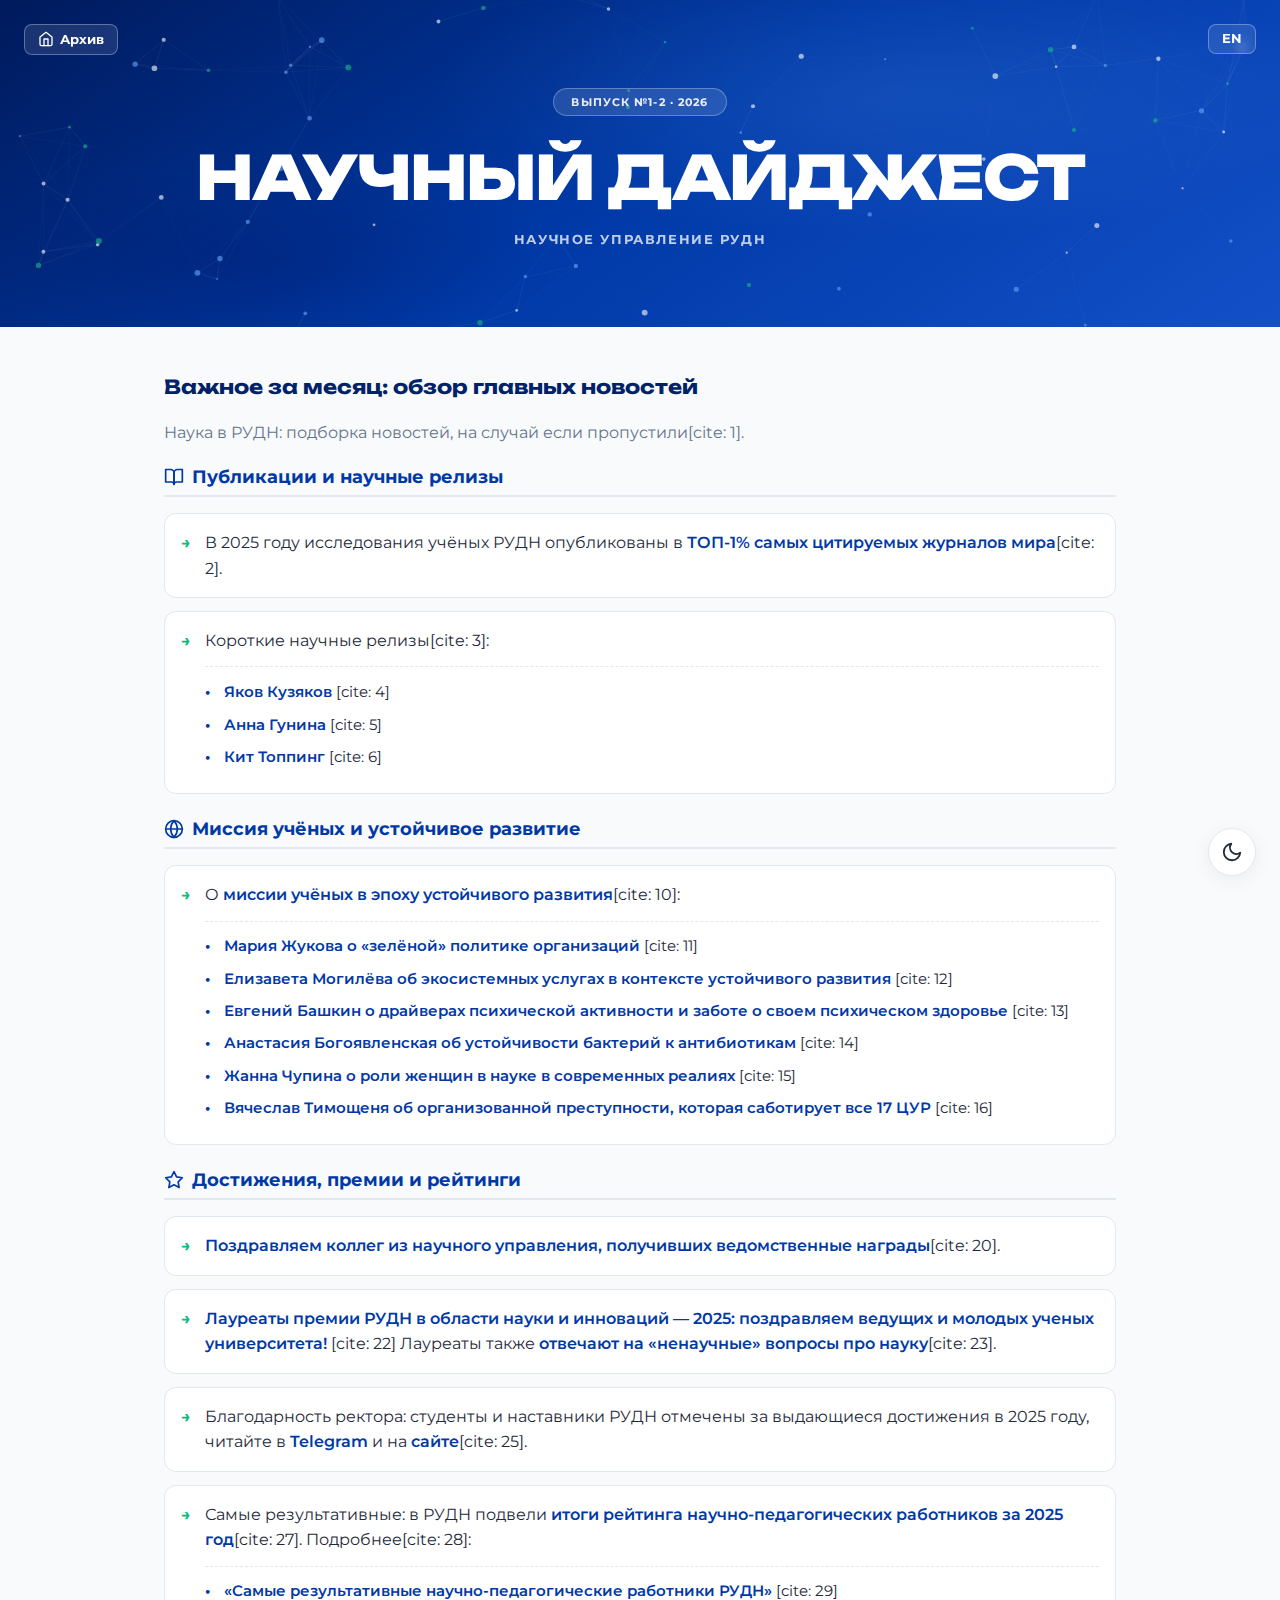
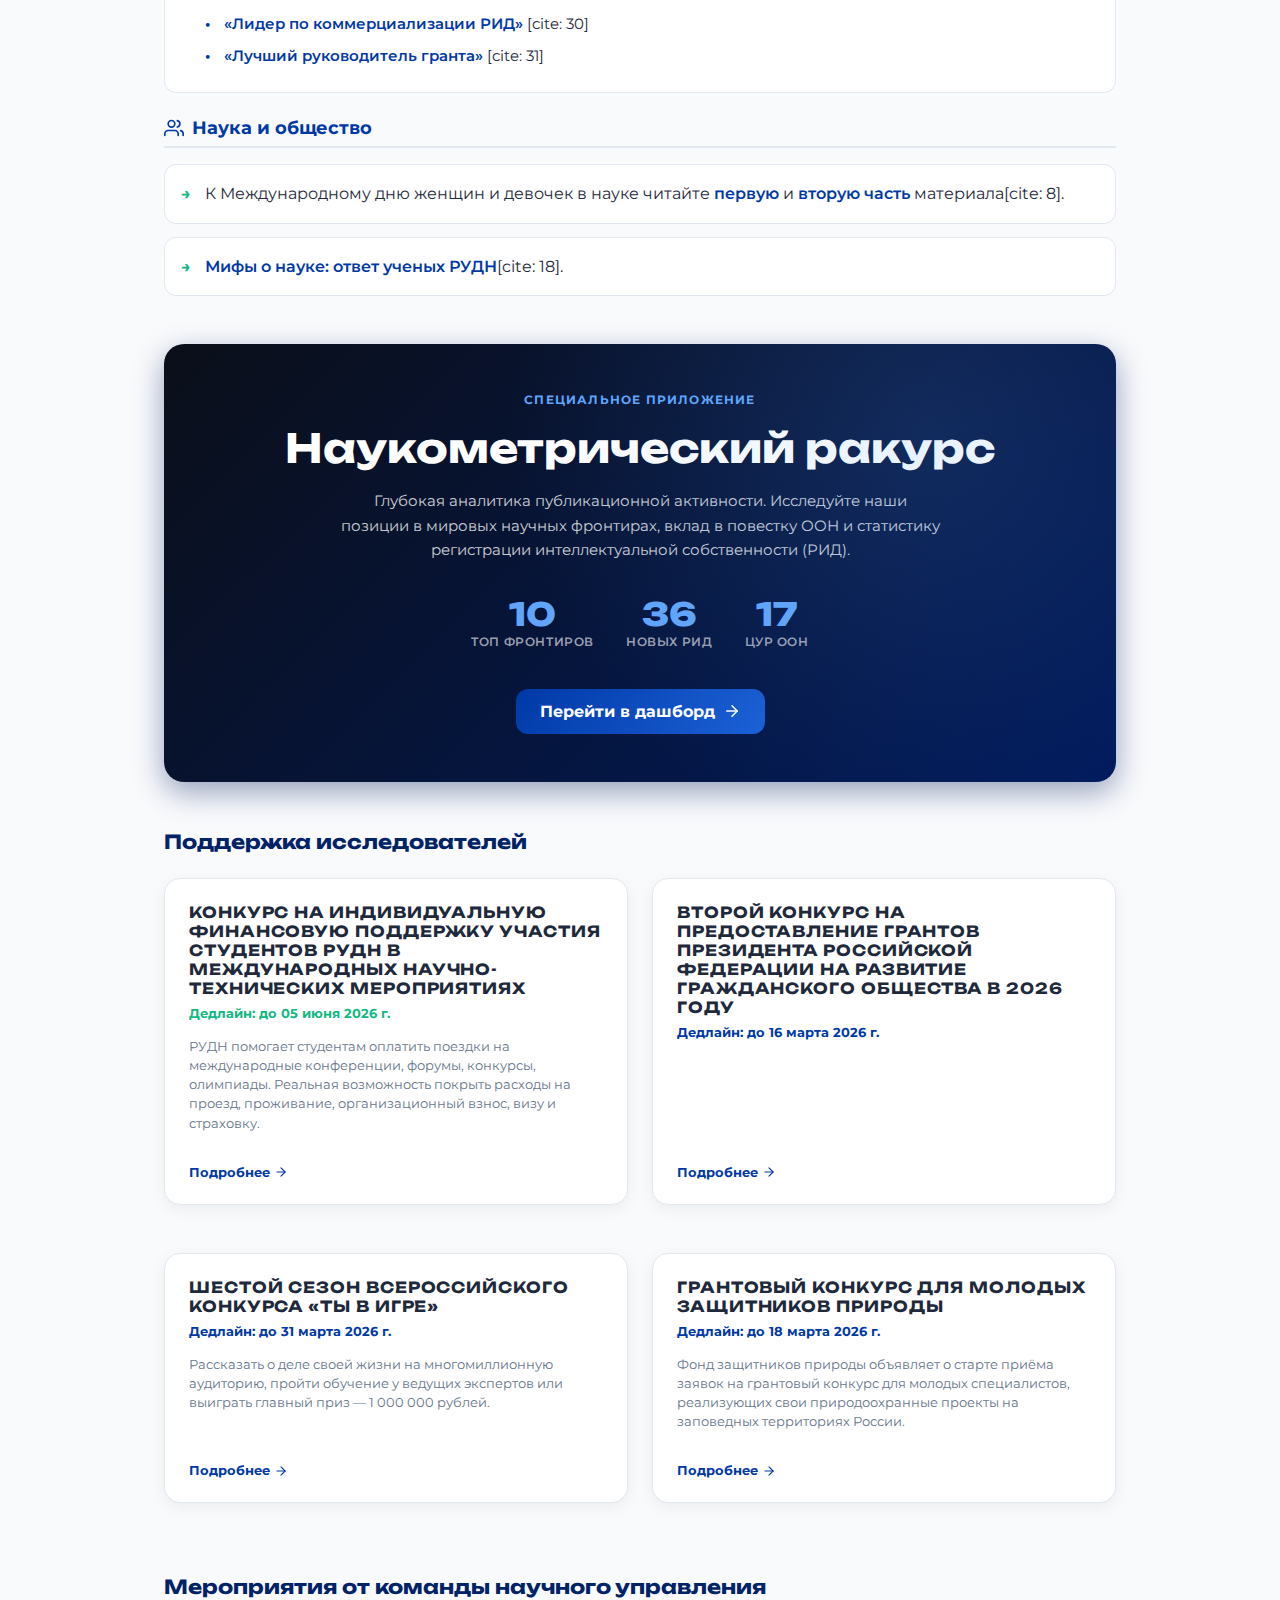
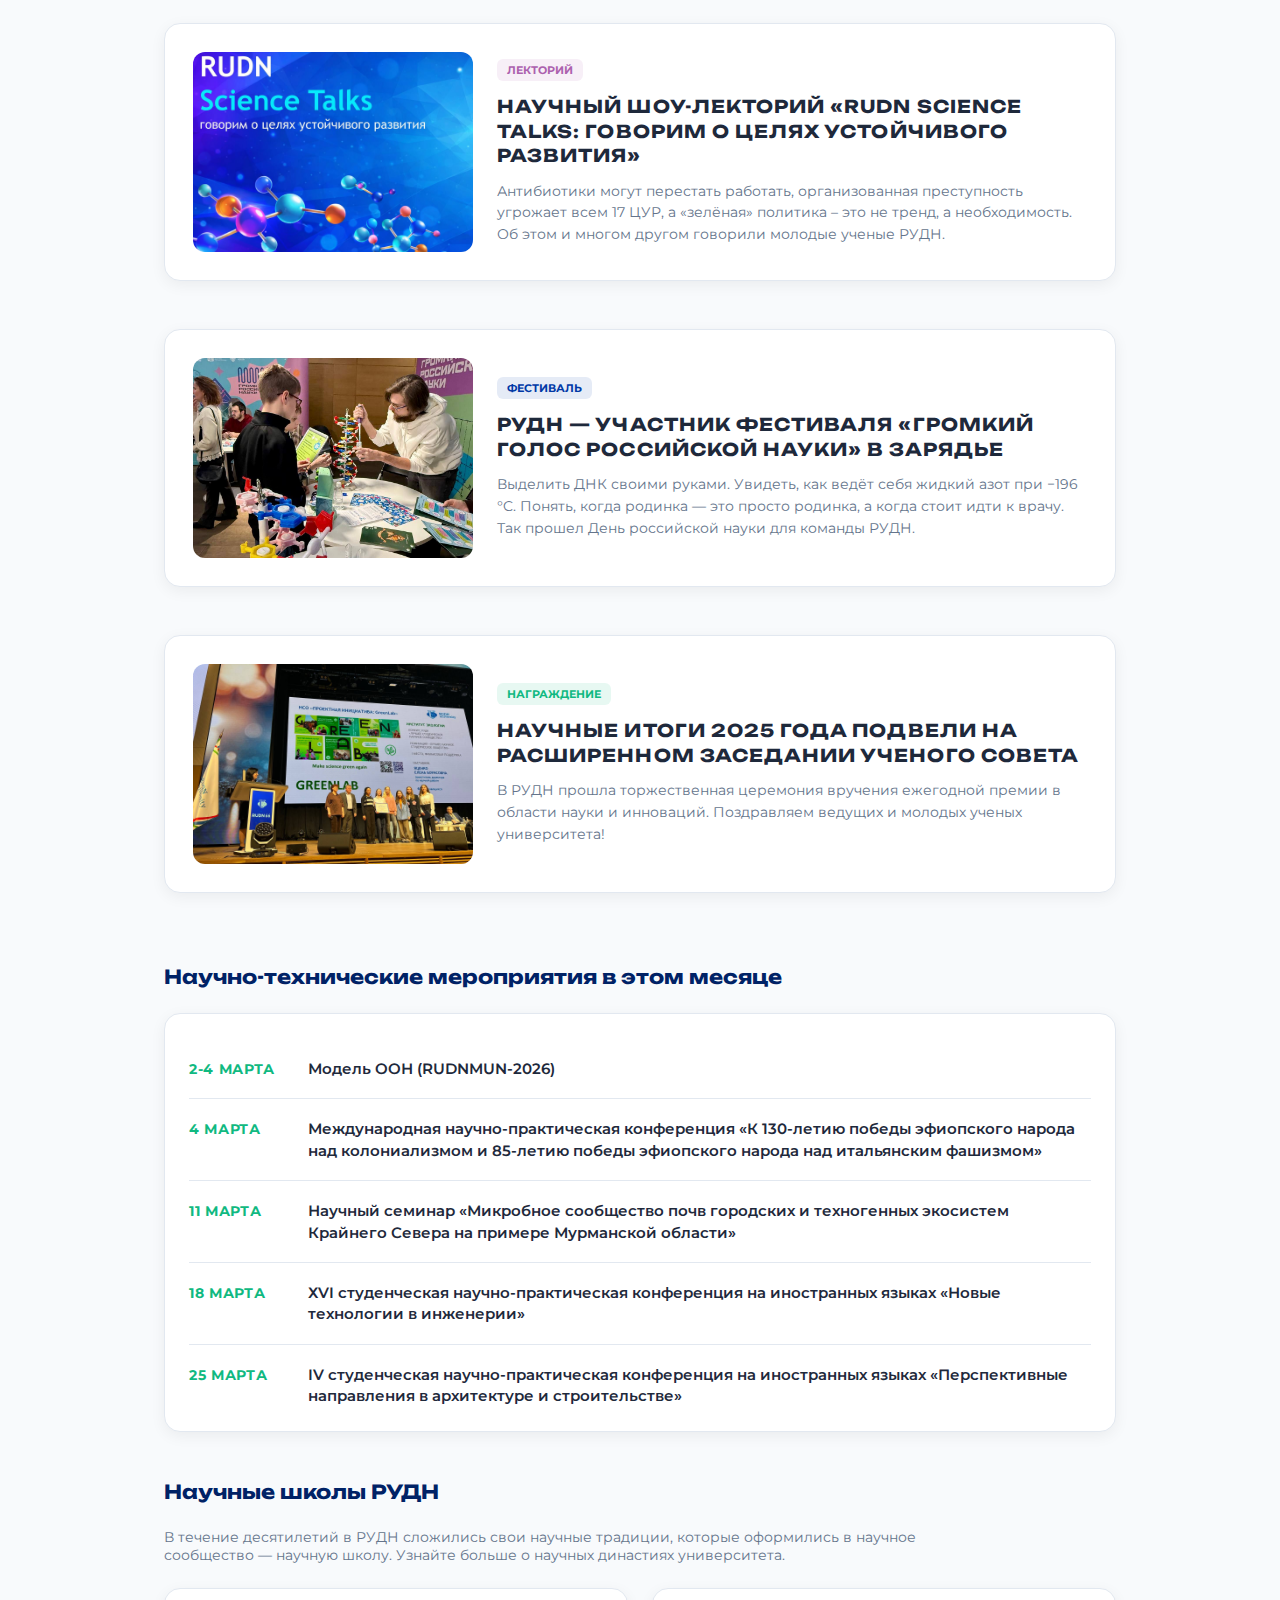
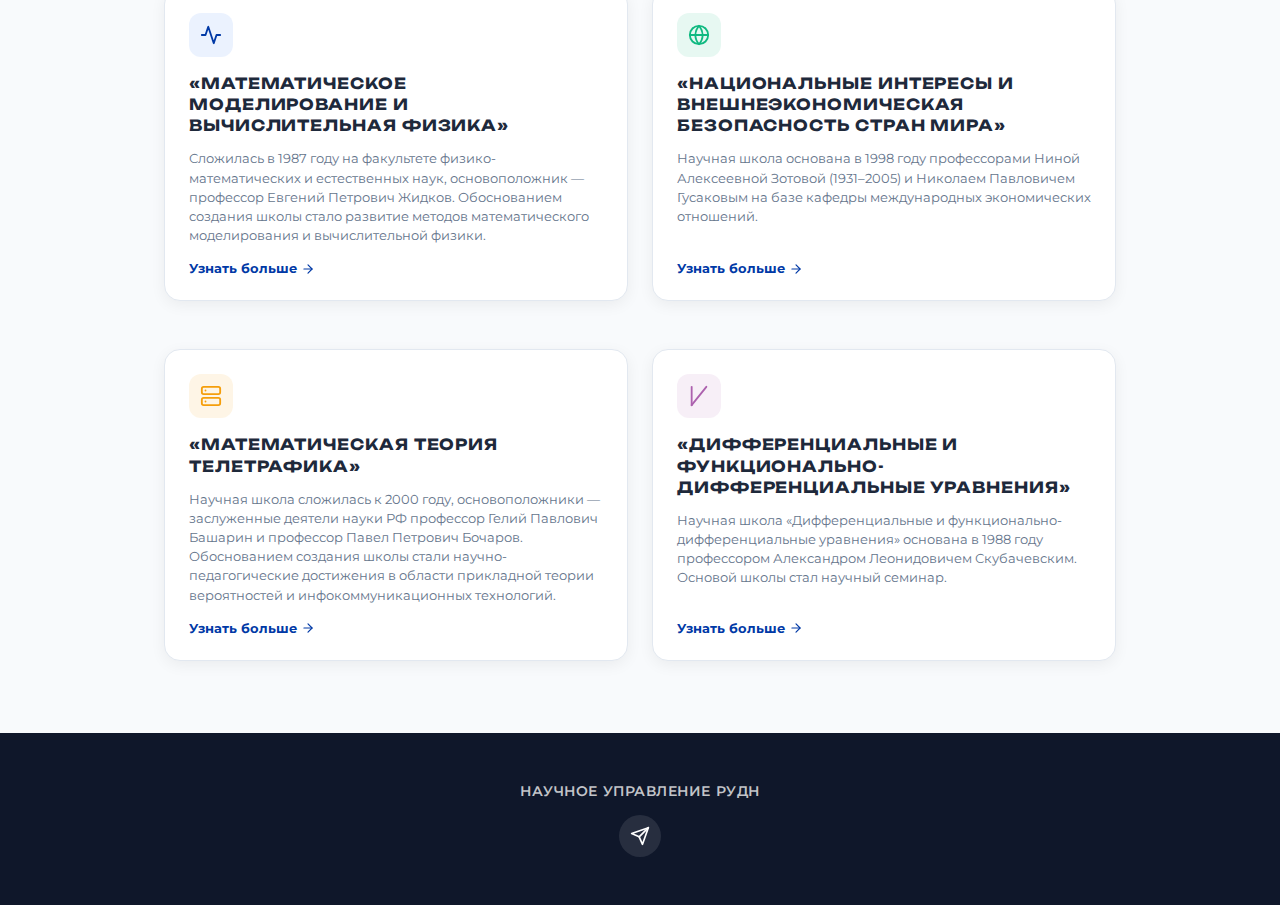
<file: digests/2026-01/1.html>
<!DOCTYPE html>
<html lang="ru">
<head>
<meta charset="UTF-8">
<meta name="viewport" content="width=device-width, initial-scale=1.0, maximum-scale=5.0">
<title>Дайджест научного управления — РУДН</title>
<link rel="preconnect" href="https://fonts.googleapis.com">
<link href="https://fonts.googleapis.com/css2?family=Unbounded:wght@300;400;600;700;800&family=Montserrat:ital,wght@0,400;0,500;0,600;0,700;0,800;1,400&display=swap" rel="stylesheet">
<link rel="stylesheet" href="../../dashboard/css/style.css">
<style>
  .news-card { display: flex; flex-direction: row; gap: 1.5rem; align-items: center; }
  .news-card .news-img { width: 280px; height: 200px; background: var(--surface2); border-radius: 12px; background-size: cover !important; background-position: center !important; margin-bottom: 0; flex-shrink: 0; }
  .news-card .news-content { flex: 1; display: flex; flex-direction: column; align-items: flex-start; }
  @media(max-width: 800px) { .news-card { flex-direction: column; align-items: stretch; } .news-card .news-img { width: 100%; height: 200px; margin-bottom: 0.5rem; } }
  .tag { display: inline-block; padding: 4px 10px; border-radius: 6px; font-size: 0.7rem; font-weight: 700; text-transform: uppercase; margin-bottom: 0.8rem; }
  .tag-blue { background: rgba(0,57,166,0.1); color: var(--accent); }
  .tag-green { background: rgba(16,185,129,0.1); color: var(--accent2); }
  .tag-purple { background: rgba(172, 97, 174, 0.1); color: #ac61ae; }
  .btn-primary { display: inline-flex; align-items: center; gap: 8px; background: linear-gradient(135deg, var(--accent) 0%, #1a5fd6 100%); color: #fff !important; padding: 0.8rem 1.5rem; border-radius: 12px; font-weight: 700; text-decoration: none; font-family: 'Montserrat', sans-serif; transition: transform 0.2s, box-shadow 0.2s; border: none; cursor: pointer; }
  .btn-primary:hover { transform: translateY(-2px); box-shadow: 0 8px 20px rgba(0,57,166,0.3); }
  .dashboard-promo { background: linear-gradient(135deg, #0B0F19 0%, #001a5c 100%); border-radius: 20px; padding: 3rem 2rem; color: #fff; text-align: center; position: relative; overflow: hidden; margin: 3rem 0; box-shadow: 0 10px 30px rgba(0,26,92,0.4); }
  .dashboard-promo::before { content: ''; position: absolute; inset: 0; background: radial-gradient(circle at 80% 20%, rgba(96,165,250,0.15) 0%, transparent 50%); pointer-events: none; }
  .dashboard-promo h2 { font-family: 'Unbounded', sans-serif; font-size: clamp(1.5rem, 4vw, 2.5rem); margin-bottom: 1rem; color: #fff; }
  .dashboard-promo p { font-size: 0.95rem; color: rgba(255,255,255,0.8); max-width: 600px; margin: 0 auto 2rem; line-height: 1.6; }
  .stats-preview { display: flex; justify-content: center; gap: 2rem; margin-bottom: 2.5rem; flex-wrap: wrap; }
  .stat-val { font-family: 'Unbounded', sans-serif; font-size: 2rem; font-weight: 800; color: #60A5FA; }
  .stat-lbl { font-size: 0.75rem; font-weight: 600; text-transform: uppercase; letter-spacing: 0.05em; color: rgba(255,255,255,0.6); }
  .event-list { list-style: none; padding: 0; margin: 0; }
  .event-item { display: flex; gap: 1.2rem; padding: 1.2rem 0; border-bottom: 1px solid var(--border); align-items: flex-start; }
  .event-item:last-child { border-bottom: none; padding-bottom: 0; }
  .event-date { font-weight: 700; color: var(--accent2); min-width: 100px; font-size: 0.85rem; text-transform: uppercase; letter-spacing: 0.05em; padding-top: 3px; }
  .event-title { font-weight: 600; color: var(--text); font-size: 0.95rem; line-height: 1.4; text-decoration: none; transition: color 0.2s; }
  .event-title:hover { color: var(--accent); }
  @media(max-width: 600px) { .event-item { flex-direction: column; gap: 0.4rem; } .event-date { min-width: auto; padding-top: 0; } }
  .news-link-card { display: block; text-decoration: none; color: var(--text); padding: 1.2rem; transition: transform 0.2s, border-color 0.2s; background: var(--surface); }
  .news-link-card:hover { transform: translateY(-3px); border-color: var(--accent); box-shadow: 0 4px 15px var(--shadow); }
  .news-link-card h3 { font-size: 0.95rem; line-height: 1.4; margin-bottom: 0; transition: color 0.2s; }
  .news-link-card:hover h3 { color: var(--accent); }
  .link-arrow { display: inline-flex; align-items: center; gap: 4px; color: var(--accent); font-weight: 700; text-decoration: none; font-size: 0.8rem; margin-top: auto; padding-top: 1rem; transition: opacity 0.2s; }
  .link-arrow:hover { opacity: 0.7; }
  .hero { position: relative; overflow: hidden; }
</style>
</head>
<body>

<a href="../../index.html" class="home-btn" title="В архив дайджестов">
  <svg width="16" height="16" viewBox="0 0 24 24" fill="none" stroke="currentColor" stroke-width="2" stroke-linecap="round" stroke-linejoin="round"><path d="m3 9 9-7 9 7v11a2 2 0 0 1-2 2H5a2 2 0 0 1-2-2z"></path><polyline points="9 22 9 12 15 12 15 22"></polyline></svg> Архив
</a>
<a href="1-en.html" class="lang-toggle" title="Switch to English">EN</a>

<button class="theme-toggle" id="themeBtn" onclick="toggleTheme()">
  <svg id="icon-sun" width="22" height="22" viewBox="0 0 24 24" fill="none" stroke="currentColor" stroke-width="2" stroke-linecap="round" stroke-linejoin="round" style="display: none;"><circle cx="12" cy="12" r="5"></circle><line x1="12" y1="1" x2="12" y2="3"></line><line x1="12" y1="21" x2="12" y2="23"></line><line x1="4.22" y1="4.22" x2="5.64" y2="5.64"></line><line x1="18.36" y1="18.36" x2="19.78" y2="19.78"></line><line x1="1" y1="12" x2="3" y2="12"></line><line x1="21" y1="12" x2="23" y2="12"></line><line x1="4.22" y1="19.78" x2="5.64" y2="18.36"></line><line x1="18.36" y1="5.64" x2="19.78" y2="4.22"></line></svg>
  <svg id="icon-moon" width="22" height="22" viewBox="0 0 24 24" fill="none" stroke="currentColor" stroke-width="2" stroke-linecap="round" stroke-linejoin="round"><path d="M21 12.79A9 9 0 1 1 11.21 3 7 7 0 0 0 21 12.79z"></path></svg>
</button>

<div class="hero">
  <div class="hero-badge">Выпуск №1-2 · 2026</div>
  <h1>НАУЧНЫЙ ДАЙДЖЕСТ</h1>
  <div class="hero-sub">НАУЧНОЕ УПРАВЛЕНИЕ РУДН</div>
</div>

<main style="max-width: 1000px; margin: 0 auto; padding: 3rem 1.5rem;">

  <div class="section-title" style="margin-bottom: 1.5rem;">Важное за месяц: обзор главных новостей</div>

<style>
  .digest-section { margin-bottom: 2rem; }
  .digest-section h3 { display: flex; align-items: center; gap: 8px; color: var(--accent); font-size: 1.1rem; margin-top: 1.5rem; margin-bottom: 1rem; border-bottom: 2px solid var(--border); padding-bottom: 0.5rem; }
  .digest-list { list-style: none; padding: 0; margin: 0; }
  .digest-list > li { margin-bottom: 0.8rem; padding-left: 1.5rem; position: relative; line-height: 1.6; color: var(--text); background: var(--surface); padding: 1rem 1rem 1rem 2.5rem; border-radius: 12px; transition: transform 0.2s, box-shadow 0.2s; border: 1px solid var(--border); }
  .digest-list > li:hover { transform: translateY(-2px); box-shadow: 0 4px 15px var(--shadow); border-color: var(--accent); }
  .digest-list > li::before { content: '→'; position: absolute; left: 1rem; top: 1rem; color: var(--accent2); font-weight: bold; }
  .digest-list a { color: var(--accent); text-decoration: none; font-weight: 600; transition: color 0.2s; }
  .digest-list a:hover { color: var(--accent2); text-decoration: underline; }
  .sub-list { list-style: none; padding-left: 0; margin-top: 0.8rem; border-top: 1px dashed var(--border); padding-top: 0.8rem; }
  .sub-list li { margin-bottom: 0.5rem; padding-left: 1.2rem; position: relative; font-size: 0.95rem; }
  .sub-list li::before { content: '•'; position: absolute; left: 0; color: var(--accent); font-weight: bold; }
</style>

<div class="digest-section">
  <p style="color: var(--muted); margin-bottom: 1.5rem; font-size: 1rem;">Наука в РУДН: подборка новостей, на случай если пропустили[cite: 1].</p>

  <h3>
    <svg width="20" height="20" viewBox="0 0 24 24" fill="none" stroke="currentColor" stroke-width="2" stroke-linecap="round" stroke-linejoin="round"><path d="M2 3h6a4 4 0 0 1 4 4v14a3 3 0 0 0-3-3H2z"></path><path d="M22 3h-6a4 4 0 0 0-4 4v14a3 3 0 0 1 3-3h7z"></path></svg>
    Публикации и научные релизы
  </h3>
  <ul class="digest-list">
    <li>В 2025 году исследования учёных РУДН опубликованы в <a href="https://t.me/RUDN_science/391" target="_blank">ТОП-1% самых цитируемых журналов мира</a>[cite: 2].</li>
    <li>Короткие научные релизы[cite: 3]:
      <ul class="sub-list">
        <li><a href="https://t.me/RUDN_science/596" target="_blank">Яков Кузяков</a> [cite: 4]</li>
        <li><a href="https://t.me/RUDN_science/431" target="_blank">Анна Гунина</a> [cite: 5]</li>
        <li><a href="https://t.me/RUDN_science/423" target="_blank">Кит Топпинг</a> [cite: 6]</li>
      </ul>
    </li>
  </ul>

  <h3>
    <svg width="20" height="20" viewBox="0 0 24 24" fill="none" stroke="currentColor" stroke-width="2" stroke-linecap="round" stroke-linejoin="round"><circle cx="12" cy="12" r="10"></circle><path d="M12 2a15.3 15.3 0 0 1 4 10 15.3 15.3 0 0 1-4 10 15.3 15.3 0 0 1-4-10 15.3 15.3 0 0 1 4-10z"></path><path d="M2 12h20"></path></svg>
    Миссия учёных и устойчивое развитие
  </h3>
  <ul class="digest-list">
    <li>О <a href="https://t.me/RUDN_science/446" target="_blank">миссии учёных в эпоху устойчивого развития</a>[cite: 10]:
      <ul class="sub-list">
        <li><a href="https://t.me/RUDN_science/518" target="_blank">Мария Жукова о «зелёной» политике организаций</a> [cite: 11]</li>
        <li><a href="https://t.me/RUDN_science/521" target="_blank">Елизавета Могилёва об экосистемных услугах в контексте устойчивого развития</a> [cite: 12]</li>
        <li><a href="https://t.me/RUDN_science/523" target="_blank">Евгений Башкин о драйверах психической активности и заботе о своем психическом здоровье</a> [cite: 13]</li>
        <li><a href="https://t.me/RUDN_science/525" target="_blank">Анастасия Богоявленская об устойчивости бактерий к антибиотикам</a> [cite: 14]</li>
        <li><a href="https://t.me/RUDN_science/527" target="_blank">Жанна Чупина о роли женщин в науке в современных реалиях</a> [cite: 15]</li>
        <li><a href="https://t.me/RUDN_science/516" target="_blank">Вячеслав Тимощеня об организованной преступности, которая саботирует все 17 ЦУР</a> [cite: 16]</li>
      </ul>
    </li>
  </ul>

  <h3>
    <svg width="20" height="20" viewBox="0 0 24 24" fill="none" stroke="currentColor" stroke-width="2" stroke-linecap="round" stroke-linejoin="round"><polygon points="12 2 15.09 8.26 22 9.27 17 14.14 18.18 21.02 12 17.77 5.82 21.02 7 14.14 2 9.27 8.91 8.26 12 2"></polygon></svg>
    Достижения, премии и рейтинги
  </h3>
  <ul class="digest-list">
    <li><a href="https://t.me/RUDN_science/457" target="_blank">Поздравляем коллег из научного управления, получивших ведомственные награды</a>[cite: 20].</li>
    <li><a href="https://www.rudn.ru/media/news/nauka/laureaty-premii-rudn-v-oblasti-nauki-i-innovaciy--2025-pozdravlyaem-vedushchih-i-molodyh-uchenyh-universiteta" target="_blank">Лауреаты премии РУДН в области науки и инноваций — 2025: поздравляем ведущих и молодых ученых университета!</a> [cite: 22] Лауреаты также <a href="https://t.me/RUDNstudentslife/15229" target="_blank">отвечают на «ненаучные» вопросы про науку</a>[cite: 23].</li>
    <li>Благодарность ректора: студенты и наставники РУДН отмечены за выдающиеся достижения в 2025 году, читайте в <a href="https://t.me/RUDNstudentslife/15247" target="_blank">Telegram</a> и на <a href="https://www.rudn.ru/media/news/education/blagodarnost-rektora-studenty-i-nastavniki-rudn-otmecheny-za-vydayushchiesya-dostijeniya-v-2025-godu" target="_blank">сайте</a>[cite: 25].</li>
    <li>Самые результативные: в РУДН подвели <a href="https://www.rudn.ru/media/news/nauka/samye-rezultativnye-v-rudn-podveli-itogi-reytinga-nauchno-pedagogicheskih-rabotnikov-za-2025-god" target="_blank">итоги рейтинга научно-педагогических работников за 2025 год</a>[cite: 27]. Подробнее[cite: 28]:
      <ul class="sub-list">
        <li><a href="https://t.me/RUDN_science/567" target="_blank">«Самые результативные научно-педагогические работники РУДН»</a> [cite: 29]</li>
        <li><a href="https://t.me/RUDN_science/568" target="_blank">«Лидер по коммерциализации РИД»</a> [cite: 30]</li>
        <li><a href="https://t.me/RUDN_science/572" target="_blank">«Лучший руководитель гранта»</a> [cite: 31]</li>
      </ul>
    </li>
  </ul>

  <h3>
    <svg width="20" height="20" viewBox="0 0 24 24" fill="none" stroke="currentColor" stroke-width="2" stroke-linecap="round" stroke-linejoin="round"><path d="M17 21v-2a4 4 0 0 0-4-4H5a4 4 0 0 0-4 4v2"></path><circle cx="9" cy="7" r="4"></circle><path d="M23 21v-2a4 4 0 0 0-3-3.87"></path><path d="M16 3.13a4 4 0 0 1 0 7.75"></path></svg>
    Наука и общество
  </h3>
  <ul class="digest-list">
    <li>К Международному дню женщин и девочек в науке читайте <a href="https://t.me/RUDNstudentslife/15199" target="_blank">первую</a> и <a href="https://t.me/RUDNstudentslife/15206" target="_blank">вторую часть</a> материала[cite: 8].</li>
    <li><a href="https://t.me/RUDNstudentslife/15157" target="_blank">Мифы о науке: ответ ученых РУДН</a>[cite: 18].</li>
  </ul>
</div>

  <div class="dashboard-promo">
    <div style="text-transform: uppercase; letter-spacing: 0.1em; font-size: 0.75rem; font-weight: 700; color: #60A5FA; margin-bottom: 1rem;">Специальное приложение</div>
    <h2>Наукометрический ракурс</h2>
    <p>Глубокая аналитика публикационной активности. Исследуйте наши позиции в мировых научных фронтирах, вклад в повестку ООН и статистику регистрации интеллектуальной собственности (РИД).</p>
    <div class="stats-preview">
      <div class="stat-item"><div class="stat-val">10</div><div class="stat-lbl">Топ фронтиров</div></div>
      <div class="stat-item"><div class="stat-val">36</div><div class="stat-lbl">Новых РИД</div></div>
      <div class="stat-item"><div class="stat-val">17</div><div class="stat-lbl">ЦУР ООН</div></div>
    </div>
    <a href="../../dashboard/issues/2026-01/1.html" class="btn-primary">
      Перейти в дашборд
      <svg width="18" height="18" viewBox="0 0 24 24" fill="none" stroke="currentColor" stroke-width="2" stroke-linecap="round" stroke-linejoin="round"><line x1="5" y1="12" x2="19" y2="12"></line><polyline points="12 5 19 12 12 19"></polyline></svg>
    </a>
  </div>

  <div class="section-title" style="margin-bottom: 1.5rem;">Поддержка исследователей</div>
  <div class="grid-responsive grid-cols-2">
    <div class="dcard" style="padding: 1.5rem; display: flex; flex-direction: column;">
      <h3 style="font-size: 0.95rem; margin-bottom: 0.5rem; color: var(--text);">Конкурс на индивидуальную финансовую поддержку участия студентов РУДН в международных научно-технических мероприятиях</h3>
      <div style="font-size: 0.8rem; color: var(--accent2); font-weight: 700; margin-bottom: 1rem;">Дедлайн: до 05 июня 2026 г.</div>
      <p style="color: var(--muted); font-size: 0.8rem; line-height: 1.5; margin-bottom: 1rem; flex: 1;">РУДН помогает студентам оплатить поездки на международные конференции, форумы, конкурсы, олимпиады. Реальная возможность покрыть расходы на проезд, проживание, организационный взнос, визу и страховку.</p>
      <a href="https://www.rudn.ru/media/events/a0d74d38-4bd8-4c62-bfb7-e745d182a89e" target="_blank" class="link-arrow">Подробнее <svg width="14" height="14" viewBox="0 0 24 24" fill="none" stroke="currentColor" stroke-width="2" stroke-linecap="round" stroke-linejoin="round"><line x1="5" y1="12" x2="19" y2="12"></line><polyline points="12 5 19 12 12 19"></polyline></svg></a>
    </div>
    <div class="dcard" style="padding: 1.5rem; display: flex; flex-direction: column;">
      <h3 style="font-size: 0.95rem; margin-bottom: 0.5rem; color: var(--text);">Второй конкурс на предоставление грантов Президента Российской Федерации на развитие гражданского общества в 2026 году</h3>
      <div style="font-size: 0.8rem; color: var(--accent); font-weight: 700; margin-bottom: 1rem;">Дедлайн: до 16 марта 2026 г.</div>
      <p style="color: var(--muted); font-size: 0.8rem; line-height: 1.5; margin-bottom: 1rem; flex: 1;"></p>
      <a href="https://президентскиегранты.рф/public/contest/index" target="_blank" class="link-arrow">Подробнее <svg width="14" height="14" viewBox="0 0 24 24" fill="none" stroke="currentColor" stroke-width="2" stroke-linecap="round" stroke-linejoin="round"><line x1="5" y1="12" x2="19" y2="12"></line><polyline points="12 5 19 12 12 19"></polyline></svg></a>
    </div>
    <div class="dcard" style="padding: 1.5rem; display: flex; flex-direction: column;">
      <h3 style="font-size: 0.95rem; margin-bottom: 0.5rem; color: var(--text);">Шестой сезон Всероссийского конкурса «Ты в игре»</h3>
      <div style="font-size: 0.8rem; color: var(--accent); font-weight: 700; margin-bottom: 1rem;">Дедлайн: до 31 марта 2026 г.</div>
      <p style="color: var(--muted); font-size: 0.8rem; line-height: 1.5; margin-bottom: 1rem; flex: 1;">Рассказать о деле своей жизни на многомиллионную аудиторию, пройти обучение у ведущих экспертов или выиграть главный приз — 1 000 000 рублей.</p>
      <a href="https://тывигре.рф" target="_blank" class="link-arrow">Подробнее <svg width="14" height="14" viewBox="0 0 24 24" fill="none" stroke="currentColor" stroke-width="2" stroke-linecap="round" stroke-linejoin="round"><line x1="5" y1="12" x2="19" y2="12"></line><polyline points="12 5 19 12 12 19"></polyline></svg></a>
    </div>
    <div class="dcard" style="padding: 1.5rem; display: flex; flex-direction: column;">
      <h3 style="font-size: 0.95rem; margin-bottom: 0.5rem; color: var(--text);">Грантовый конкурс для молодых защитников природы</h3>
      <div style="font-size: 0.8rem; color: var(--accent); font-weight: 700; margin-bottom: 1rem;">Дедлайн: до 18 марта 2026 г.</div>
      <p style="color: var(--muted); font-size: 0.8rem; line-height: 1.5; margin-bottom: 1rem; flex: 1;">Фонд защитников природы объявляет о старте приёма заявок на грантовый конкурс для молодых специалистов, реализующих свои природоохранные проекты на заповедных территориях России.</p>
      <a href="https://www.rudn.ru/media/events/a0d74d38-4bd8-4c62-bfb7-e745d182a89e" target="_blank" class="link-arrow">Подробнее <svg width="14" height="14" viewBox="0 0 24 24" fill="none" stroke="currentColor" stroke-width="2" stroke-linecap="round" stroke-linejoin="round"><line x1="5" y1="12" x2="19" y2="12"></line><polyline points="12 5 19 12 12 19"></polyline></svg></a>
    </div>
  </div>

  <div class="section-title" style="margin-top: 3rem; margin-bottom: 1.5rem;">Мероприятия от команды научного управления</div>
  <div style="display: flex; flex-direction: column; gap: 1.5rem;">
    <div class="dcard news-card">
      <div class="news-img" style="background-image: url('../../img/news1.jpg');"></div>
      <div class="news-content">
        <span class="tag tag-purple">Лекторий</span>
        <h3 style="font-size: 1.1rem; line-height: 1.4; margin-bottom: 0.8rem;"><a href="https://t.me/RUDN_science/446" target="_blank" style="color: inherit; text-decoration: none;">Научный шоу-лекторий «RUDN Science Talks: говорим о целях устойчивого развития»</a></h3>
        <p style="color: var(--muted); font-size: 0.85rem; line-height: 1.6;">Антибиотики могут перестать работать, организованная преступность угрожает всем 17 ЦУР, а «зелёная» политика – это не тренд, а необходимость. Об этом и многом другом говорили молодые ученые РУДН.</p>
      </div>
    </div>
    <div class="dcard news-card">
      <div class="news-img" style="background-image: url('../../img/news2.jpg');"></div>
      <div class="news-content">
        <span class="tag tag-blue">Фестиваль</span>
        <h3 style="font-size: 1.1rem; line-height: 1.4; margin-bottom: 0.8rem;"><a href="https://t.me/RUDN_science" target="_blank" style="color: inherit; text-decoration: none;">РУДН — участник фестиваля «Громкий голос российской науки» в Зарядье</a></h3>
        <p style="color: var(--muted); font-size: 0.85rem; line-height: 1.6;">Выделить ДНК своими руками. Увидеть, как ведёт себя жидкий азот при −196 °C. Понять, когда родинка — это просто родинка, а когда стоит идти к врачу. Так прошел День российской науки для команды РУДН.</p>
      </div>
    </div>
    <div class="dcard news-card">
      <div class="news-img" style="background-image: url('../../img/news3.jpg');"></div>
      <div class="news-content">
        <span class="tag tag-green">Награждение</span>
        <h3 style="font-size: 1.1rem; line-height: 1.4; margin-bottom: 0.8rem;"><a href="https://www.rudn.ru/media/news/nauka/laureaty-premii-rudn-v-oblasti-nauki-i-innovaciy--2025-pozdravlyaem-vedushchih-i-molodyh-uchenyh-universiteta" target="_blank" style="color: inherit; text-decoration: none;">Научные итоги 2025 года подвели на расширенном заседании Ученого совета</a></h3>
        <p style="color: var(--muted); font-size: 0.85rem; line-height: 1.6;">В РУДН прошла торжественная церемония вручения ежегодной премии в области науки и инноваций. Поздравляем ведущих и молодых ученых университета!</p>
      </div>
    </div>
  </div>

  <div class="section-title" style="margin-top: 3rem; margin-bottom: 1.5rem;">Научно-технические мероприятия в этом месяце</div>
  <div class="dcard" style="padding: 1.5rem;">
    <ul class="event-list">
      <li class="event-item"><div class="event-date">2-4 марта</div><a href="https://www.rudn.ru/media/events/a11e1454-5b73-4997-b5af-fda8867dd6ef" target="_blank" class="event-title">Модель ООН (RUDNMUN-2026)</a></li>
      <li class="event-item"><div class="event-date">4 марта</div><a href="https://www.rudn.ru/media/events/a12004b5-4ac4-4148-a925-8d1204a2d20b" target="_blank" class="event-title">Международная научно-практическая конференция «К 130-летию победы эфиопского народа над колониализмом и 85-летию победы эфиопского народа над итальянским фашизмом»</a></li>
      <li class="event-item"><div class="event-date">11 марта</div><a href="https://www.rudn.ru/media/events/a12bb91a-3af9-4e64-b5a5-781089c9e397" target="_blank" class="event-title">Научный семинар «Микробное сообщество почв городских и техногенных экосистем Крайнего Севера на примере Мурманской области»</a></li>
      <li class="event-item"><div class="event-date">18 марта</div><a href="https://www.rudn.ru/media/events/a11e0bcb-7474-4c87-8422-30edb83c01cb" target="_blank" class="event-title">ХVI студенческая научно-практическая конференция на иностранных языках «Новые технологии в инженерии»</a></li>
      <li class="event-item"><div class="event-date">25 марта</div><a href="https://www.rudn.ru/media/events/a10fdcd7-c79d-45e1-a317-775214e2d890" target="_blank" class="event-title">IV студенческая научно-практическая конференция на иностранных языках «Перспективные направления в архитектуре и строительстве»</a></li>
    </ul>
  </div>

  <div class="section-title" style="margin-top: 3rem; margin-bottom: 1.5rem;">Научные школы РУДН</div>
  <p style="color: var(--muted); font-size: 0.9rem; margin-bottom: 1.5rem; max-width: 800px;">В течение десятилетий в РУДН сложились свои научные традиции, которые оформились в научное сообщество — научную школу. Узнайте больше о научных династиях университета.</p>
  
  <div class="grid-responsive grid-cols-2">
    <div class="dcard" style="padding: 1.5rem; display: flex; flex-direction: column;">
      <div style="background: rgba(59,130,246,0.1); width: 44px; height: 44px; border-radius: 12px; display: flex; align-items: center; justify-content: center; color: var(--accent); margin-bottom: 1rem;">
        <svg width="22" height="22" viewBox="0 0 24 24" fill="none" stroke="currentColor" stroke-width="2" stroke-linecap="round" stroke-linejoin="round"><polyline points="22 12 18 12 15 21 9 3 6 12 2 12"></polyline></svg>
      </div>
      <h3 style="font-size: 0.95rem; margin-bottom: 0.8rem; color: var(--text); line-height: 1.4;">«Математическое моделирование и вычислительная физика»</h3>
      <p style="color: var(--muted); font-size: 0.8rem; line-height: 1.5; flex: 1;">Сложилась в 1987 году на факультете физико-математических и естественных наук, основоположник — профессор Евгений Петрович Жидков. Обоснованием создания школы стало развитие методов математического моделирования и вычислительной физики.</p>
      <a href="https://sc-mmvf.rudn.ru" target="_blank" class="link-arrow">Узнать больше <svg width="14" height="14" viewBox="0 0 24 24" fill="none" stroke="currentColor" stroke-width="2" stroke-linecap="round" stroke-linejoin="round"><line x1="5" y1="12" x2="19" y2="12"></line><polyline points="12 5 19 12 12 19"></polyline></svg></a>
    </div>
    
    <div class="dcard" style="padding: 1.5rem; display: flex; flex-direction: column;">
      <div style="background: rgba(16,185,129,0.1); width: 44px; height: 44px; border-radius: 12px; display: flex; align-items: center; justify-content: center; color: var(--accent2); margin-bottom: 1rem;">
        <svg width="22" height="22" viewBox="0 0 24 24" fill="none" stroke="currentColor" stroke-width="2" stroke-linecap="round" stroke-linejoin="round"><circle cx="12" cy="12" r="10"/><path d="M2 12h20"/><path d="M12 2a15.3 15.3 0 0 1 4 10 15.3 15.3 0 0 1-4 10 15.3 15.3 0 0 1-4-10 15.3 15.3 0 0 1 4-10z"/></svg>
      </div>
      <h3 style="font-size: 0.95rem; margin-bottom: 0.8rem; color: var(--text); line-height: 1.4;">«Национальные интересы и внешнеэкономическая безопасность стран мира»</h3>
      <p style="color: var(--muted); font-size: 0.8rem; line-height: 1.5; flex: 1;">Научная школа основана в 1998 году профессорами Ниной Алексеевной Зотовой (1931–2005) и Николаем Павловичем Гусаковым на базе кафедры международных экономических отношений.</p>
      <a href="https://sc-econ.rudn.ru/" target="_blank" class="link-arrow">Узнать больше <svg width="14" height="14" viewBox="0 0 24 24" fill="none" stroke="currentColor" stroke-width="2" stroke-linecap="round" stroke-linejoin="round"><line x1="5" y1="12" x2="19" y2="12"></line><polyline points="12 5 19 12 12 19"></polyline></svg></a>
    </div>
    
    <div class="dcard" style="padding: 1.5rem; display: flex; flex-direction: column;">
      <div style="background: rgba(245,158,11,0.1); width: 44px; height: 44px; border-radius: 12px; display: flex; align-items: center; justify-content: center; color: #F59E0B; margin-bottom: 1rem;">
        <svg width="22" height="22" viewBox="0 0 24 24" fill="none" stroke="currentColor" stroke-width="2" stroke-linecap="round" stroke-linejoin="round"><rect x="2" y="2" width="20" height="8" rx="2" ry="2"/><rect x="2" y="14" width="20" height="8" rx="2" ry="2"/><line x1="6" y1="6" x2="6.01" y2="6"/><line x1="6" y1="18" x2="6.01" y2="18"/></svg>
      </div>
      <h3 style="font-size: 0.95rem; margin-bottom: 0.8rem; color: var(--text); line-height: 1.4;">«Математическая теория телетрафика»</h3>
      <p style="color: var(--muted); font-size: 0.8rem; line-height: 1.5; flex: 1;">Научная школа сложилась к 2000 году, основоположники — заслуженные деятели науки РФ профессор Гелий Павлович Башарин и профессор Павел Петрович Бочаров. Обоснованием создания школы стали научно-педагогические достижения в области прикладной теории вероятностей и инфокоммуникационных технологий.</p>
      <a href="https://sc-mtt.rudn.ru/" target="_blank" class="link-arrow">Узнать больше <svg width="14" height="14" viewBox="0 0 24 24" fill="none" stroke="currentColor" stroke-width="2" stroke-linecap="round" stroke-linejoin="round"><line x1="5" y1="12" x2="19" y2="12"></line><polyline points="12 5 19 12 12 19"></polyline></svg></a>
    </div>
    
    <div class="dcard" style="padding: 1.5rem; display: flex; flex-direction: column;">
      <div style="background: rgba(172,97,174,0.1); width: 44px; height: 44px; border-radius: 12px; display: flex; align-items: center; justify-content: center; color: #ac61ae; margin-bottom: 1rem;">
        <svg width="22" height="22" viewBox="0 0 24 24" fill="none" stroke="currentColor" stroke-width="2" stroke-linecap="round" stroke-linejoin="round"><path d="M4 22L20 2"/><path d="M4 2v20"/></svg>
      </div>
      <h3 style="font-size: 0.95rem; margin-bottom: 0.8rem; color: var(--text); line-height: 1.4;">«Дифференциальные и функционально-дифференциальные уравнения»</h3>
      <p style="color: var(--muted); font-size: 0.8rem; line-height: 1.5; flex: 1;">Научная школа «Дифференциальные и функционально-дифференциальные уравнения» основана в 1988 году профессором Александром Леонидовичем Скубачевским. Основой школы стал научный семинар.</p>
      <a href="https://sc-diff.rudn.ru" target="_blank" class="link-arrow">Узнать больше <svg width="14" height="14" viewBox="0 0 24 24" fill="none" stroke="currentColor" stroke-width="2" stroke-linecap="round" stroke-linejoin="round"><line x1="5" y1="12" x2="19" y2="12"></line><polyline points="12 5 19 12 12 19"></polyline></svg></a>
    </div>
  </div>

</main>

<footer>
  <div style="color:rgba(255,255,255,0.75);font-size:.85rem;margin-bottom:0.8rem;font-weight:600;letter-spacing:0.04em;text-transform:uppercase;">Научное управление РУДН</div>
  <a href="https://t.me/RUDN_science" target="_blank" title="Telegram-канал" style="display:inline-flex;align-items:center;justify-content:center;width:42px;height:42px;background:rgba(255,255,255,0.1);border-radius:50%;color:#ffffff;text-decoration:none;transition:all 0.2s;" onmouseover="this.style.background='var(--accent)';" onmouseout="this.style.background='rgba(255,255,255,0.1)';">
    <svg width="20" height="20" viewBox="0 0 24 24" fill="none" stroke="currentColor" stroke-width="2" stroke-linecap="round" stroke-linejoin="round"><path d="m22 2-7 20-4-9-9-4Z"/><path d="M22 2 11 13"/></svg>
  </a>
</footer>

<script>
function toggleTheme() {
  const isDark = document.body.classList.toggle('dark');
  document.getElementById('icon-sun').style.display = isDark ? 'block' : 'none';
  document.getElementById('icon-moon').style.display = isDark ? 'none' : 'block';
  localStorage.setItem('theme', isDark ? 'dark' : 'light');
}
(function(){
  const saved = localStorage.getItem('theme');
  if (saved === 'dark') { document.body.classList.add('dark'); document.getElementById('icon-sun').style.display = 'block'; document.getElementById('icon-moon').style.display = 'none'; }
})();

/* Анимация сети */
document.addEventListener("DOMContentLoaded", function() {
    const hero = document.querySelector('.hero');
    if(!hero) return;
    const canvas = document.createElement('canvas');
    canvas.style.position = 'absolute'; canvas.style.top = '0'; canvas.style.left = '0'; canvas.style.width = '100%'; canvas.style.height = '100%'; canvas.style.zIndex = '0';
    hero.insertBefore(canvas, hero.firstChild);
    Array.from(hero.children).forEach(child => { if(child.tagName !== 'CANVAS') { child.style.position = 'relative'; child.style.zIndex = '1'; child.style.pointerEvents = 'none'; } });
    const ctx = canvas.getContext('2d');
    let w, h; let particles = [];
    function resize() { w = canvas.width = hero.offsetWidth; h = canvas.height = hero.offsetHeight; }
    window.addEventListener('resize', resize); resize();
    class Particle {
        constructor() {
            this.x = Math.random() * w; this.y = Math.random() * h; this.size = Math.random() * 2 + 1;
            this.speedX = (Math.random() - 0.5) * 0.6; this.speedY = (Math.random() - 0.5) * 0.6;
            this.angle = Math.random() * Math.PI * 2;
            const colors = ['rgba(255,255,255,0.6)', 'rgba(96,165,250,0.6)', 'rgba(16,185,129,0.6)'];
            this.color = colors[Math.floor(Math.random() * colors.length)];
        }
        update() {
            this.x += this.speedX; this.y += this.speedY; this.angle += 0.02; this.y += Math.sin(this.angle) * 0.3;
            if(this.x < -20) this.x = w + 20; if(this.x > w + 20) this.x = -20;
            if(this.y < -20) this.y = h + 20; if(this.y > h + 20) this.y = -20;
        }
        draw() { ctx.beginPath(); ctx.arc(this.x, this.y, this.size, 0, Math.PI * 2); ctx.fillStyle = this.color; ctx.fill(); }
    }
    let numParticles = w < 800 ? 30 : 80;
    for(let i=0; i<numParticles; i++) particles.push(new Particle());
    let mouse = { x: null, y: null };
    hero.addEventListener('mousemove', (e) => { const rect = hero.getBoundingClientRect(); mouse.x = e.clientX - rect.left; mouse.y = e.clientY - rect.top; });
    hero.addEventListener('mouseleave', () => { mouse.x = null; mouse.y = null; });
    function animate() {
        ctx.clearRect(0, 0, w, h);
        for(let i=0; i<particles.length; i++) {
            particles[i].update(); particles[i].draw();
            for(let j=i+1; j<particles.length; j++) {
                let dx = particles[i].x - particles[j].x; let dy = particles[i].y - particles[j].y; let dist = Math.sqrt(dx*dx + dy*dy);
                if(dist < 110) { ctx.beginPath(); ctx.strokeStyle = `rgba(255, 255, 255, ${0.15 - dist/733})`; ctx.lineWidth = 0.6; ctx.moveTo(particles[i].x, particles[i].y); ctx.lineTo(particles[j].x, particles[j].y); ctx.stroke(); }
            }
            if(mouse.x != null) {
                let dx = particles[i].x - mouse.x; let dy = particles[i].y - mouse.y; let dist = Math.sqrt(dx*dx + dy*dy);
                if(dist < 150) { ctx.beginPath(); ctx.strokeStyle = `rgba(96, 165, 250, ${0.4 - dist/375})`; ctx.lineWidth = 1; ctx.moveTo(particles[i].x, particles[i].y); ctx.lineTo(mouse.x, mouse.y); ctx.stroke(); }
            }
        }
        requestAnimationFrame(animate);
    }
    animate();
});
</script>
</body>
</html>
</file>
<file: css/style.css>
/* ===== ПЕРЕМЕННЫЕ ТЁМЫ ===== */
:root {
  --bg: #F8FAFC;
  --surface: #ffffff;
  --surface2: #F4F7FB;
  --border: #E2E8F0;
  --text: #1E293B;
  --muted: #64748B;
  --muted2: #94A3B8;
  --accent: #0039A6;
  --accent-dark: #002266;
  --accent2: #10B981;
  --accent2-dark: #047857;
  --shadow: rgba(0,0,0,0.06);
  --hero-from: #001a5c;
  --hero-to: #1350c8;
}
body.dark {
  --bg: #0B0F19;
  --surface: #111827;
  --surface2: #1E293B;
  --border: rgba(255,255,255,0.08);
  --text: #F1F5F9;
  --muted: #94A3B8;
  --muted2: #64748B;
  --accent: #60A5FA;
  --accent-dark: #93C5FD;
  --accent2: #34D399;
  --accent2-dark: #6EE7B7;
  --shadow: rgba(0,0,0,0.4);
  --hero-from: #091224;
  --hero-to: #0f2042;
}

/* ===== RESET ===== */
*, *::before, *::after { box-sizing: border-box; margin: 0; padding: 0; }
body {
  font-family: 'Montserrat', sans-serif;
  background: var(--bg);
  color: var(--text);
  min-height: 100vh;
  overflow-x: hidden;
  -webkit-font-smoothing: antialiased;
  transition: background .3s, color .3s;
}
button, a { -webkit-tap-highlight-color: transparent; outline: none; }

/* ===== HERO ===== */
.hero {
  position: relative;
  padding: 5.5rem 2rem 5rem;
  text-align: center;
  overflow: hidden;
  background: linear-gradient(145deg, var(--hero-from) 0%, #0039A6 50%, var(--hero-to) 100%);
}
.hero::before {
  content: '';
  position: absolute;
  inset: 0;
  background:
    radial-gradient(ellipse 60% 70% at 70% 30%, rgba(100,170,255,0.15) 0%, transparent 60%),
    radial-gradient(ellipse 40% 50% at 20% 80%, rgba(0,20,100,0.3) 0%, transparent 60%);
  pointer-events: none;
}
.hero-badge {
  display: inline-block;
  background: rgba(255,255,255,0.12);
  border: 1px solid rgba(255,255,255,0.28);
  color: rgba(255,255,255,0.9);
  padding: .38rem 1.1rem;
  border-radius: 100px;
  font-size: .7rem;
  font-weight: 700;
  letter-spacing: .1em;
  text-transform: uppercase;
  margin-bottom: 1.8rem;
}
.hero h1 {
  font-family: 'Unbounded', sans-serif;
  font-size: clamp(2rem, 6vw, 3.8rem);
  font-weight: 800;
  line-height: 1.1;
  letter-spacing: -.03em;
  color: #ffffff;
  margin-bottom: 1.2rem;
}
.hero-sub {
  color: rgba(255,255,255,0.75);
  font-size: .82rem;
  font-weight: 700;
  letter-spacing: .12em;
  text-transform: uppercase;
  margin: 0 auto;
}

/* ===== DARK TOGGLE ===== */
.theme-toggle {
  position: fixed;
  bottom: 1.5rem;
  right: 1.5rem;
  z-index: 9999;
  width: 48px;
  height: 48px;
  border-radius: 50%;
  border: 1px solid var(--border);
  background: var(--surface);
  color: var(--text);
  cursor: pointer;
  display: flex;
  align-items: center;
  justify-content: center;
  box-shadow: 0 4px 20px var(--shadow);
  transition: transform .2s, box-shadow .2s, background .3s;
}
.theme-toggle:hover { transform: scale(1.1); box-shadow: 0 8px 30px var(--shadow); color: var(--accent); }

/* ===== NAV ===== */
.nav-wrap {
  position: -webkit-sticky;
  position: sticky;
  top: 0;
  z-index: 100;
  background: rgba(255,255,255,0.97);
  backdrop-filter: blur(18px);
  -webkit-backdrop-filter: blur(18px);
  border-bottom: 1px solid var(--border);
  padding: 0 1rem;
  box-shadow: 0 4px 20px rgba(0,0,0,0.04);
  transition: background .3s, border-color .3s;
}
body.dark .nav-wrap { background: rgba(11,15,25,0.97); }
.nav-tabs {
  display: flex;
  max-width: 1200px;
  margin: 0 auto;
  overflow-x: auto;
  scrollbar-width: none;
  -webkit-overflow-scrolling: touch;
  justify-content: center;
}
.nav-tabs::-webkit-scrollbar { display: none; }
.nav-tab {
  padding: 1.2rem 1.4rem;
  font-size: .88rem;
  font-weight: 700;
  font-family: 'Montserrat', sans-serif;
  color: var(--muted);
  cursor: pointer;
  border: none;
  background: none;
  border-bottom: 3px solid transparent;
  transition: all .2s;
  white-space: nowrap;
  position: relative;
  top: 1px;
  display: flex;
  align-items: center;
  gap: 6px;
}
.nav-tab:hover { color: var(--accent); }
.nav-tab.active { color: var(--accent); border-bottom-color: var(--accent); }

/* ===== LAYOUT ===== */
main { }
.tab-section { display: none; max-width: 1100px; margin: 0 auto; padding: 2.5rem 1.5rem; }
.tab-section.active { display: block; animation: fadeIn .3s ease; }
@keyframes fadeIn { from{opacity:0;transform:translateY(6px)} to{opacity:1;transform:translateY(0)} }

/* ===== SECTION INTRO ===== */
.section-intro {
  background: linear-gradient(135deg, #0039A6 0%, #1a5fd6 100%);
  border-radius: 18px;
  padding: 2rem 2.2rem;
  margin-bottom: 1.75rem;
  color: #fff;
  position: relative;
  overflow: hidden;
  transition: background 0.3s, border 0.3s;
}
body.dark .section-intro {
  background: linear-gradient(135deg, #111827 0%, #1E293B 100%);
  border: 1px solid rgba(96,165,250,0.2);
}
.section-intro::before {
  content: '';
  position: absolute;
  right: -30px; top: -30px;
  width: 160px; height: 160px;
  border-radius: 50%;
  background: rgba(255,255,255,0.07);
}
.section-intro::after {
  content: '';
  position: absolute;
  left: -20px; bottom: -40px;
  width: 110px; height: 110px;
  border-radius: 50%;
  background: rgba(255,255,255,0.04);
}
.section-intro-label {
  font-size: .65rem;
  font-weight: 700;
  text-transform: uppercase;
  letter-spacing: .12em;
  color: rgba(255,255,255,0.65);
  margin-bottom: .55rem;
  position: relative;
  z-index: 1;
}
.section-intro h2 {
  font-family: 'Unbounded', sans-serif;
  font-size: 1.1rem;
  font-weight: 700;
  color: #fff;
  margin-bottom: .85rem;
  line-height: 1.3;
  position: relative;
  z-index: 1;
}
.section-intro p {
  font-size: .88rem;
  color: rgba(255,255,255,0.82);
  line-height: 1.75;
  font-weight: 500;
  max-width: 100%;
  position: relative;
  z-index: 1;
}

/* ===== CARDS ===== */
.section-title { font-family:'Unbounded',sans-serif; font-size:1.2rem; font-weight:700; margin-bottom:.35rem; color:var(--accent-dark); }
.section-sub { color:var(--muted); font-size:.85rem; margin-bottom:1.8rem; line-height:1.5; font-weight:500; }

.dcard {
  background: var(--surface);
  border: 1px solid var(--border);
  border-radius: 16px;
  padding: 1.75rem;
  margin-bottom: 1.5rem;
  box-shadow: 0 4px 15px var(--shadow);
  transition: background .3s, border-color .3s;
}
.dcard h3 { font-family:'Unbounded',sans-serif; font-size:.85rem; font-weight:700; margin-bottom:1.4rem; color:var(--text); text-transform:uppercase; letter-spacing:.06em; }

.grid-responsive { display: grid; gap: 1.5rem; }
.grid-cols-2 { grid-template-columns: 1fr 1fr; }
.grid-cols-3 { grid-template-columns: repeat(3,1fr); }
.grid-cols-oa { grid-template-columns: 1fr 2fr; }

/* ===== SDG ===== */
.sdg-layout { display: flex; flex-direction: column; gap: 1.5rem; }
.chart-wrapper { position:relative; height:470px; width:100%; }
#combo-chart-container { width:100%; height:520px; }
.sticky-panel { position:-webkit-sticky; position:sticky; top:70px; }
.metric-block { margin-bottom:1.4rem; }
.metric-lbl { font-size:.68rem; font-weight:700; color:var(--muted); text-transform:uppercase; letter-spacing:.08em; margin-bottom:.25rem; }
.metric-val { font-family:'Unbounded',sans-serif; font-size:1.9rem; font-weight:700; color:var(--text); }
#details-title { font-family:'Unbounded',sans-serif; font-size:.95rem; font-weight:700; margin-bottom:1.4rem; line-height:1.4; color:var(--accent-dark); }
.sdg-hint { font-size:.72rem; color:var(--muted); margin-top:1.5rem; line-height:1.7; border-top:1px solid var(--border); padding-top:.85rem; }

/* ===== TABLES ===== */
.table-wrap { overflow-x:auto; -webkit-overflow-scrolling:touch; border-radius:12px; }
table { width:100%; border-collapse:collapse; font-size:.82rem; }
th,td { padding:.8rem .9rem; text-align:left; border-bottom:1px solid var(--border); vertical-align:top; }
th { background:var(--surface2); color:var(--muted); font-weight:700; font-size:.68rem; text-transform:uppercase; letter-spacing:.06em; white-space:nowrap; }
tr:last-child td { border-bottom:none; }
tr:hover td { background:rgba(0,57,166,0.03); }
body.dark tr:hover td { background: rgba(79,142,247,0.04); }

/* ===== FRONTIERS ===== */
.topic-wrapper { max-width:320px; }
.topic-header { display:flex; align-items:flex-start; gap:8px; justify-content:space-between; }
.topic-name { font-weight:700; color:var(--text); line-height:1.4; }
.topic-id { font-size:.68rem; color:var(--muted); margin-top:2px; font-weight:600; }
.info-toggle-btn {
  display:inline-flex; justify-content:center; align-items:center;
  width:24px; height:24px; border-radius:50%;
  background:rgba(0,57,166,0.08); color:var(--accent);
  font-size:13px; font-weight:700; font-style:italic;
  cursor:pointer; border:1px solid rgba(0,57,166,0.15);
  transition:all .2s; flex-shrink:0; padding:0;
}
body.dark .info-toggle-btn { background:rgba(79,142,247,0.1); border-color:rgba(79,142,247,0.2); }
.info-toggle-btn:hover { background:rgba(0,57,166,0.15); }
.info-toggle-btn.active { background:var(--accent); color:#fff; transform:rotate(45deg); font-style:normal; }
.topic-description {
  display:none; margin-top:10px; padding:10px 12px;
  background:rgba(0,57,166,0.04); border-left:3px solid var(--accent);
  border-radius:0 6px 6px 0; font-size:.78rem; color:var(--muted);
  line-height:1.6; animation:fadeInRow .2s ease; font-weight:500;
}
body.dark .topic-description { background:rgba(79,142,247,0.06); }
.topic-description.show { display:block; }
@keyframes fadeInRow { from{opacity:0;transform:translateY(-4px)} to{opacity:1;transform:translateY(0)} }

.text-world { color:var(--accent); font-weight:700; }
.text-russia { color:var(--accent2); font-weight:700; }
.metric-group { text-align:right; }
.bar-wrapper { display:flex; align-items:center; gap:8px; }
.bar-bg { width:80px; height:6px; background:var(--border); border-radius:3px; overflow:hidden; }
.bar-fill { height:100%; background:var(--accent2); border-radius:3px; }
.percent-label { font-size:.78rem; font-weight:700; color:var(--text); width:40px; text-align:right; }
.badge-pct { background:rgba(0,57,166,0.08); color:var(--accent); padding:3px 8px; border-radius:100px; font-size:.7rem; font-weight:700; border:1px solid rgba(0,57,166,0.15); white-space:nowrap; }
body.dark .badge-pct { background:rgba(79,142,247,0.1); border-color:rgba(79,142,247,0.2); }

/* ===== PLOTLY LEGEND ===== */
.legend-row { display:flex; justify-content:center; gap:1.5rem; flex-wrap:wrap; margin-top:1rem; font-size:.8rem; font-weight:600; color:var(--muted); }
.legend-dot { width:13px; height:13px; border-radius:50%; display:inline-block; vertical-align:middle; margin-right:5px; }

/* ===== TANZANIA TABS ===== */
.tz-tab-btn { padding:.6rem 1.1rem; font-size:.78rem; font-weight:700; cursor:pointer; border:none; background:transparent; color:var(--muted); border-bottom:2px solid transparent; transition:all .2s; font-family:'Montserrat',sans-serif; }
.tz-tab-btn.active { color:var(--accent); border-bottom-color:var(--accent); }
.tz-tab-content { display:none; }
.tz-tab-content.active { display:grid; grid-template-columns:repeat(auto-fit,minmax(240px,1fr)); gap:1rem; margin-top:1rem; }

/* ===== CIT LINKS ===== */
.cit-link {
  display:flex; justify-content:space-between; align-items:flex-start;
  gap:1rem; border:1px solid var(--border); border-radius:12px;
  padding:1.2rem; transition:all .2s; text-decoration:none;
  background:var(--surface); box-shadow:0 2px 8px var(--shadow);
}
.cit-link:hover { border-color:var(--accent) !important; transform:translateY(-2px); box-shadow:0 6px 15px rgba(0,57,166,0.1); }

/* ===== RID SPECIFIC ===== */
.rid-stats-grid { display: grid; grid-template-columns: repeat(auto-fit, minmax(160px, 1fr)); gap: 1rem; margin-bottom: 2rem; }
.rid-stat-card { background: var(--surface); border: 1px solid var(--border); border-radius: 16px; padding: 1.5rem; text-align: center; transition: transform 0.2s; box-shadow: 0 4px 15px var(--shadow); }
.rid-stat-card:hover { transform: translateY(-5px); }
.rid-stat-icon { color: var(--accent); display: flex; justify-content: center; margin-bottom: 0.8rem; }
.rid-stat-val { font-family: 'Unbounded', sans-serif; font-size: 1.8rem; font-weight: 800; color: var(--text); display: block; line-height: 1.1; }
.rid-stat-lbl { font-size: 0.7rem; font-weight: 700; color: var(--muted); text-transform: uppercase; letter-spacing: 0.05em; margin-top: 0.5rem; line-height: 1.3; }
.filter-bar { display: flex; gap: 1rem; margin-bottom: 1rem; flex-wrap: wrap; }
.filter-input { flex: 1; min-width: 200px; padding: 0.7rem 1rem; border-radius: 10px; border: 1px solid var(--border); background: var(--surface); color: var(--text); font-family: 'Montserrat', sans-serif; font-size: 0.85rem; }
.filter-select { padding: 0.7rem 1rem; border-radius: 10px; border: 1px solid var(--border); background: var(--surface); color: var(--text); font-family: 'Montserrat', sans-serif; font-size: 0.85rem; cursor: pointer; }

/* ===== FOOTER ===== */
footer { text-align:center; padding:3rem 1.5rem; background-color:#0F172A; color:var(--muted2); font-size:.8rem; max-width:100%; margin:0; line-height:1.6; }
body.dark footer { background-color:#04070E; }

/* ===== DESKTOP SDG ===== */
@media(min-width:801px) {
  .sdg-layout { display:grid; grid-template-columns:1fr 300px; align-items:start; }
}

/* ===== MOBILE ===== */
@media(max-width:800px) {
  .grid-responsive.grid-cols-2,
  .grid-responsive.grid-cols-3,
  .grid-responsive.grid-cols-oa { grid-template-columns:1fr !important; }
  .hero { padding:3.5rem 1.2rem 3rem; }
  .tab-section { padding:1.5rem 0.75rem; }
  .dcard { padding:1.25rem; }
  .section-intro { padding:1.5rem 1.2rem; }
  .section-intro h2 { font-size:.95rem; }

  .nav-wrap { position:static; padding:1rem; border-bottom:none; background:transparent !important; box-shadow:none; }
  .nav-tabs { display:flex; flex-wrap:wrap; gap:0.5rem; overflow:visible; justify-content:center; }
  .nav-tab { white-space:normal; padding:0.85rem 0.5rem; font-size:0.75rem; border:1px solid var(--border) !important; border-radius:10px; line-height:1.3; background:var(--surface); box-shadow:0 2px 5px rgba(0,0,0,0.03); text-align:center; flex: 1 1 calc(33% - 0.5rem); justify-content: center; }
  .nav-tab.active { background:rgba(0,57,166,0.05); border-color:var(--accent) !important; color:var(--accent); }
  body.dark .nav-tab.active { background:rgba(79,142,247,0.06); }

  .rid-stats-grid { grid-template-columns: 1fr 1fr; }

  .sdg-layout .sticky-panel { order:-1; position:static; margin-bottom:0; }
  .chart-wrapper { height:320px; }
  #combo-chart-container { height:380px; }

  table thead { display:none; }
  table, tbody, tr, td { display:block; width:100%; }
  tr { margin-bottom:1rem; background:var(--surface); border:1px solid var(--border); border-radius:12px; padding:0.5rem 1rem; box-shadow:0 2px 8px var(--shadow); }
  td { display:flex; justify-content:space-between; align-items:center; padding:0.8rem 0; border-bottom:1px solid var(--border); text-align:right !important; gap:1rem; }
  td:last-child { border-bottom:none; }
  td::before { content:attr(data-label); font-size:0.7rem; font-weight:700; color:var(--muted); text-transform:uppercase; text-align:left; flex-shrink:0; max-width:45%; line-height:1.3; }
  .td-block { display:block; text-align:left !important; padding:1rem 0; }
  .td-block::before { display:none; }
  .topic-wrapper { max-width:100%; }
  .bar-wrapper { justify-content:flex-end; width:100%; }
  .metric-group { text-align:right; }
  .cit-link { flex-direction:column; align-items:center; text-align:center; }
  .cit-link > div:first-child { display:flex; flex-direction:column; align-items:center; }
  .cit-link > div:last-child { width:100%; margin-top:0.5rem; }
  .tz-tab-content.active { grid-template-columns:1fr; }
  
  .theme-toggle { bottom:1rem; right:1rem; width:44px; height:44px; }
}
/* ===== КНОПКА "НАВЕРХ" ===== */
.scroll-to-top {
  position: fixed;
  bottom: 5.5rem; /* Располагаем над кнопкой переключения темы */
  right: 1.5rem;
  z-index: 9998;
  width: 48px;
  height: 48px;
  border-radius: 50%;
  border: 1px solid var(--border);
  background: var(--surface);
  color: var(--text);
  cursor: pointer;
  display: flex;
  align-items: center;
  justify-content: center;
  box-shadow: 0 4px 20px var(--shadow);
  transition: opacity 0.3s, transform 0.2s, background 0.3s;
  opacity: 0;
  pointer-events: none;
  transform: translateY(20px);
}
.scroll-to-top.show {
  opacity: 1;
  pointer-events: auto;
  transform: translateY(0);
}
.scroll-to-top:hover {
  color: var(--accent);
  transform: scale(1.1);
}
body.dark .scroll-to-top {
  background: var(--surface2);
}

@media(max-width:800px) {
  .scroll-to-top {
    bottom: 4.5rem;
    right: 1rem;
    width: 44px; 
    height: 44px;
  }
}
/* ===== КНОПКА ЯЗЫКА ===== */
.lang-toggle {
  position: absolute;
  top: 1.5rem;
  right: 1.5rem;
  z-index: 101;
  background: rgba(255,255,255,0.1);
  border: 1px solid rgba(255,255,255,0.3);
  color: #fff;
  padding: 0.4rem 0.8rem;
  border-radius: 8px;
  font-family: 'Montserrat', sans-serif;
  font-weight: 700;
  font-size: 0.8rem;
  text-decoration: none;
  transition: all 0.2s;
  backdrop-filter: blur(5px);
  -webkit-backdrop-filter: blur(5px);
}
.lang-toggle:hover {
  background: #fff;
  color: var(--accent);
}
@media(max-width:800px) {
  .lang-toggle { top: 1rem; right: 1rem; padding: 0.3rem 0.6rem; font-size: 0.75rem; }
}
/* ===== КНОПКА "НА ГЛАВНУЮ" (АРХИВ) ===== */
.home-btn {
  position: absolute;
  top: 1.5rem;
  left: 1.5rem;
  z-index: 101;
  background: rgba(255,255,255,0.1);
  border: 1px solid rgba(255,255,255,0.3);
  color: #fff;
  padding: 0.4rem 0.8rem;
  border-radius: 8px;
  font-family: 'Montserrat', sans-serif;
  font-weight: 700;
  font-size: 0.8rem;
  text-decoration: none;
  display: flex;
  align-items: center;
  gap: 6px;
  transition: all 0.2s;
  backdrop-filter: blur(5px);
  -webkit-backdrop-filter: blur(5px);
}
.home-btn:hover {
  background: #fff;
  color: var(--accent);
}
@media(max-width:800px) {
  .home-btn { top: 1rem; left: 1rem; padding: 0.3rem 0.6rem; font-size: 0.75rem; }
}
/* ===== ИСПРАВЛЕНИЕ ЗАГОЛОВКА ДЛЯ АЙФОНОВ (БЕЗ ПЕРЕНОСОВ) ===== */
@media(max-width: 800px) {
  .hero h1 {
    white-space: nowrap !important;
    font-size: 6vw !important; /* Уменьшили до 6%, чтобы точно влезло */
    letter-spacing: -0.03em !important; /* Чуть-чуть плотнее ставим буквы */
  }
}

/* Отдельное правило для самых маленьких экранов (например, iPhone SE) */
@media(max-width: 400px) {
  .hero h1 {
    font-size: 5.3vw !important; 
  }
}
/* ===== ИСПРАВЛЕНИЕ РАЗРЫВА ЦИФР В ТАБЛИЦЕ НА МОБИЛЬНЫХ ===== */
@media(max-width: 800px) {
  td.metric-group {
    justify-content: flex-end !important;
    gap: 0.2rem !important; /* Убираем огромные пробелы между цифрами и слешем */
  }
  td.metric-group::before {
    margin-right: auto; /* Жестко прижимаем название строки к левому краю */
  }
}
</file>
<file: dashboard/css/style.css>
/* ===== ПЕРЕМЕННЫЕ ТЁМЫ ===== */
:root {
  --bg: #F8FAFC;
  --surface: #ffffff;
  --surface2: #F4F7FB;
  --border: #E2E8F0;
  --text: #1E293B;
  --muted: #64748B;
  --muted2: #94A3B8;
  --accent: #0039A6;
  --accent-dark: #002266;
  --accent2: #10B981;
  --accent2-dark: #047857;
  --shadow: rgba(0,0,0,0.06);
  --hero-from: #001a5c;
  --hero-to: #1350c8;
}
body.dark {
  --bg: #0B0F19;
  --surface: #111827;
  --surface2: #1E293B;
  --border: rgba(255,255,255,0.08);
  --text: #F1F5F9;
  --muted: #94A3B8;
  --muted2: #64748B;
  --accent: #60A5FA;
  --accent-dark: #93C5FD;
  --accent2: #34D399;
  --accent2-dark: #6EE7B7;
  --shadow: rgba(0,0,0,0.4);
  --hero-from: #091224;
  --hero-to: #0f2042;
}

/* ===== RESET ===== */
*, *::before, *::after { box-sizing: border-box; margin: 0; padding: 0; }
body {
  font-family: 'Montserrat', sans-serif;
  background: var(--bg);
  color: var(--text);
  min-height: 100vh;
  overflow-x: hidden;
  -webkit-font-smoothing: antialiased;
  transition: background .3s, color .3s;
}
button, a { -webkit-tap-highlight-color: transparent; outline: none; }

/* ===== HERO ===== */
.hero {
  position: relative;
  padding: 5.5rem 2rem 5rem;
  text-align: center;
  overflow: hidden;
  background: linear-gradient(145deg, var(--hero-from) 0%, #0039A6 50%, var(--hero-to) 100%);
}
.hero::before {
  content: '';
  position: absolute;
  inset: 0;
  background:
    radial-gradient(ellipse 60% 70% at 70% 30%, rgba(100,170,255,0.15) 0%, transparent 60%),
    radial-gradient(ellipse 40% 50% at 20% 80%, rgba(0,20,100,0.3) 0%, transparent 60%);
  pointer-events: none;
}
.hero-badge {
  display: inline-block;
  background: rgba(255,255,255,0.12);
  border: 1px solid rgba(255,255,255,0.28);
  color: rgba(255,255,255,0.9);
  padding: .38rem 1.1rem;
  border-radius: 100px;
  font-size: .7rem;
  font-weight: 700;
  letter-spacing: .1em;
  text-transform: uppercase;
  margin-bottom: 1.8rem;
}
.hero h1 {
  font-family: 'Unbounded', sans-serif;
  font-size: clamp(2rem, 6vw, 3.8rem);
  font-weight: 800;
  line-height: 1.1;
  letter-spacing: -.03em;
  color: #ffffff;
  margin-bottom: 1.2rem;
}
.hero-sub {
  color: rgba(255,255,255,0.75);
  font-size: .82rem;
  font-weight: 700;
  letter-spacing: .12em;
  text-transform: uppercase;
  margin: 0 auto;
}

/* ===== DARK TOGGLE ===== */
.theme-toggle {
  position: fixed;
  bottom: 1.5rem;
  right: 1.5rem;
  z-index: 9999;
  width: 48px;
  height: 48px;
  border-radius: 50%;
  border: 1px solid var(--border);
  background: var(--surface);
  color: var(--text);
  cursor: pointer;
  display: flex;
  align-items: center;
  justify-content: center;
  box-shadow: 0 4px 20px var(--shadow);
  transition: transform .2s, box-shadow .2s, background .3s;
}
.theme-toggle:hover { transform: scale(1.1); box-shadow: 0 8px 30px var(--shadow); color: var(--accent); }

/* ===== NAV ===== */
.nav-wrap {
  position: -webkit-sticky;
  position: sticky;
  top: 0;
  z-index: 100;
  background: rgba(255,255,255,0.97);
  backdrop-filter: blur(18px);
  -webkit-backdrop-filter: blur(18px);
  border-bottom: 1px solid var(--border);
  padding: 0 1rem;
  box-shadow: 0 4px 20px rgba(0,0,0,0.04);
  transition: background .3s, border-color .3s;
}
body.dark .nav-wrap { background: rgba(11,15,25,0.97); }
.nav-tabs {
  display: flex;
  max-width: 1200px;
  margin: 0 auto;
  overflow-x: auto;
  scrollbar-width: none;
  -webkit-overflow-scrolling: touch;
  justify-content: center;
}
.nav-tabs::-webkit-scrollbar { display: none; }
.nav-tab {
  padding: 1.2rem 1.4rem;
  font-size: .88rem;
  font-weight: 700;
  font-family: 'Montserrat', sans-serif;
  color: var(--muted);
  cursor: pointer;
  border: none;
  background: none;
  border-bottom: 3px solid transparent;
  transition: all .2s;
  white-space: nowrap;
  position: relative;
  top: 1px;
  display: flex;
  align-items: center;
  gap: 6px;
}
.nav-tab:hover { color: var(--accent); }
.nav-tab.active { color: var(--accent); border-bottom-color: var(--accent); }

/* ===== LAYOUT ===== */
main { }
.tab-section { display: none; max-width: 1100px; margin: 0 auto; padding: 2.5rem 1.5rem; }
.tab-section.active { display: block; animation: fadeIn .3s ease; }
@keyframes fadeIn { from{opacity:0;transform:translateY(6px)} to{opacity:1;transform:translateY(0)} }

/* ===== SECTION INTRO ===== */
.section-intro {
  background: linear-gradient(135deg, #0039A6 0%, #1a5fd6 100%);
  border-radius: 18px;
  padding: 2rem 2.2rem;
  margin-bottom: 1.75rem;
  color: #fff;
  position: relative;
  overflow: hidden;
  transition: background 0.3s, border 0.3s;
}
body.dark .section-intro {
  background: linear-gradient(135deg, #111827 0%, #1E293B 100%);
  border: 1px solid rgba(96,165,250,0.2);
}
.section-intro::before {
  content: '';
  position: absolute;
  right: -30px; top: -30px;
  width: 160px; height: 160px;
  border-radius: 50%;
  background: rgba(255,255,255,0.07);
}
.section-intro::after {
  content: '';
  position: absolute;
  left: -20px; bottom: -40px;
  width: 110px; height: 110px;
  border-radius: 50%;
  background: rgba(255,255,255,0.04);
}
.section-intro-label {
  font-size: .65rem;
  font-weight: 700;
  text-transform: uppercase;
  letter-spacing: .12em;
  color: rgba(255,255,255,0.65);
  margin-bottom: .55rem;
  position: relative;
  z-index: 1;
}
.section-intro h2 {
  font-family: 'Unbounded', sans-serif;
  font-size: 1.1rem;
  font-weight: 700;
  color: #fff;
  margin-bottom: .85rem;
  line-height: 1.3;
  position: relative;
  z-index: 1;
}
.section-intro p {
  font-size: .88rem;
  color: rgba(255,255,255,0.82);
  line-height: 1.75;
  font-weight: 500;
  max-width: 100%;
  position: relative;
  z-index: 1;
}

/* ===== CARDS ===== */
.section-title { font-family:'Unbounded',sans-serif; font-size:1.2rem; font-weight:700; margin-bottom:.35rem; color:var(--accent-dark); }
.section-sub { color:var(--muted); font-size:.85rem; margin-bottom:1.8rem; line-height:1.5; font-weight:500; }

.dcard {
  background: var(--surface);
  border: 1px solid var(--border);
  border-radius: 16px;
  padding: 1.75rem;
  margin-bottom: 1.5rem;
  box-shadow: 0 4px 15px var(--shadow);
  transition: background .3s, border-color .3s;
}
.dcard h3 { font-family:'Unbounded',sans-serif; font-size:.85rem; font-weight:700; margin-bottom:1.4rem; color:var(--text); text-transform:uppercase; letter-spacing:.06em; }

.grid-responsive { display: grid; gap: 1.5rem; }
.grid-cols-2 { grid-template-columns: 1fr 1fr; }
.grid-cols-3 { grid-template-columns: repeat(3,1fr); }
.grid-cols-oa { grid-template-columns: 1fr 2fr; }

/* ===== SDG ===== */
.sdg-layout { display: flex; flex-direction: column; gap: 1.5rem; }
.chart-wrapper { position:relative; height:470px; width:100%; }
#combo-chart-container { width:100%; height:520px; }
.sticky-panel { position:-webkit-sticky; position:sticky; top:70px; }
.metric-block { margin-bottom:1.4rem; }
.metric-lbl { font-size:.68rem; font-weight:700; color:var(--muted); text-transform:uppercase; letter-spacing:.08em; margin-bottom:.25rem; }
.metric-val { font-family:'Unbounded',sans-serif; font-size:1.9rem; font-weight:700; color:var(--text); }
#details-title { font-family:'Unbounded',sans-serif; font-size:.95rem; font-weight:700; margin-bottom:1.4rem; line-height:1.4; color:var(--accent-dark); }
.sdg-hint { font-size:.72rem; color:var(--muted); margin-top:1.5rem; line-height:1.7; border-top:1px solid var(--border); padding-top:.85rem; }

/* ===== TABLES ===== */
.table-wrap { overflow-x:auto; -webkit-overflow-scrolling:touch; border-radius:12px; }
table { width:100%; border-collapse:collapse; font-size:.82rem; }
th,td { padding:.8rem .9rem; text-align:left; border-bottom:1px solid var(--border); vertical-align:top; }
th { background:var(--surface2); color:var(--muted); font-weight:700; font-size:.68rem; text-transform:uppercase; letter-spacing:.06em; white-space:nowrap; }
tr:last-child td { border-bottom:none; }
tr:hover td { background:rgba(0,57,166,0.03); }
body.dark tr:hover td { background: rgba(79,142,247,0.04); }

/* ===== FRONTIERS ===== */
.topic-wrapper { max-width:320px; }
.topic-header { display:flex; align-items:flex-start; gap:8px; justify-content:space-between; }
.topic-name { font-weight:700; color:var(--text); line-height:1.4; }
.topic-id { font-size:.68rem; color:var(--muted); margin-top:2px; font-weight:600; }
.info-toggle-btn {
  display:inline-flex; justify-content:center; align-items:center;
  width:24px; height:24px; border-radius:50%;
  background:rgba(0,57,166,0.08); color:var(--accent);
  font-size:13px; font-weight:700; font-style:italic;
  cursor:pointer; border:1px solid rgba(0,57,166,0.15);
  transition:all .2s; flex-shrink:0; padding:0;
}
body.dark .info-toggle-btn { background:rgba(79,142,247,0.1); border-color:rgba(79,142,247,0.2); }
.info-toggle-btn:hover { background:rgba(0,57,166,0.15); }
.info-toggle-btn.active { background:var(--accent); color:#fff; transform:rotate(45deg); font-style:normal; }
.topic-description {
  display:none; margin-top:10px; padding:10px 12px;
  background:rgba(0,57,166,0.04); border-left:3px solid var(--accent);
  border-radius:0 6px 6px 0; font-size:.78rem; color:var(--muted);
  line-height:1.6; animation:fadeInRow .2s ease; font-weight:500;
}
body.dark .topic-description { background:rgba(79,142,247,0.06); }
.topic-description.show { display:block; }
@keyframes fadeInRow { from{opacity:0;transform:translateY(-4px)} to{opacity:1;transform:translateY(0)} }

.text-world { color:var(--accent); font-weight:700; }
.text-russia { color:var(--accent2); font-weight:700; }
.metric-group { text-align:right; }
.bar-wrapper { display:flex; align-items:center; gap:8px; }
.bar-bg { width:80px; height:6px; background:var(--border); border-radius:3px; overflow:hidden; }
.bar-fill { height:100%; background:var(--accent2); border-radius:3px; }
.percent-label { font-size:.78rem; font-weight:700; color:var(--text); width:40px; text-align:right; }
.badge-pct { background:rgba(0,57,166,0.08); color:var(--accent); padding:3px 8px; border-radius:100px; font-size:.7rem; font-weight:700; border:1px solid rgba(0,57,166,0.15); white-space:nowrap; }
body.dark .badge-pct { background:rgba(79,142,247,0.1); border-color:rgba(79,142,247,0.2); }

/* ===== PLOTLY LEGEND ===== */
.legend-row { display:flex; justify-content:center; gap:1.5rem; flex-wrap:wrap; margin-top:1rem; font-size:.8rem; font-weight:600; color:var(--muted); }
.legend-dot { width:13px; height:13px; border-radius:50%; display:inline-block; vertical-align:middle; margin-right:5px; }

/* ===== TANZANIA TABS ===== */
.tz-tab-btn { padding:.6rem 1.1rem; font-size:.78rem; font-weight:700; cursor:pointer; border:none; background:transparent; color:var(--muted); border-bottom:2px solid transparent; transition:all .2s; font-family:'Montserrat',sans-serif; }
.tz-tab-btn.active { color:var(--accent); border-bottom-color:var(--accent); }
.tz-tab-content { display:none; }
.tz-tab-content.active { display:grid; grid-template-columns:repeat(auto-fit,minmax(240px,1fr)); gap:1rem; margin-top:1rem; }

/* ===== CIT LINKS ===== */
.cit-link {
  display:flex; justify-content:space-between; align-items:flex-start;
  gap:1rem; border:1px solid var(--border); border-radius:12px;
  padding:1.2rem; transition:all .2s; text-decoration:none;
  background:var(--surface); box-shadow:0 2px 8px var(--shadow);
}
.cit-link:hover { border-color:var(--accent) !important; transform:translateY(-2px); box-shadow:0 6px 15px rgba(0,57,166,0.1); }

/* ===== RID SPECIFIC ===== */
.rid-stats-grid { display: grid; grid-template-columns: repeat(auto-fit, minmax(160px, 1fr)); gap: 1rem; margin-bottom: 2rem; }
.rid-stat-card { background: var(--surface); border: 1px solid var(--border); border-radius: 16px; padding: 1.5rem; text-align: center; transition: transform 0.2s; box-shadow: 0 4px 15px var(--shadow); }
.rid-stat-card:hover { transform: translateY(-5px); }
.rid-stat-icon { color: var(--accent); display: flex; justify-content: center; margin-bottom: 0.8rem; }
.rid-stat-val { font-family: 'Unbounded', sans-serif; font-size: 1.8rem; font-weight: 800; color: var(--text); display: block; line-height: 1.1; }
.rid-stat-lbl { font-size: 0.7rem; font-weight: 700; color: var(--muted); text-transform: uppercase; letter-spacing: 0.05em; margin-top: 0.5rem; line-height: 1.3; }
.filter-bar { display: flex; gap: 1rem; margin-bottom: 1rem; flex-wrap: wrap; }
.filter-input { flex: 1; min-width: 200px; padding: 0.7rem 1rem; border-radius: 10px; border: 1px solid var(--border); background: var(--surface); color: var(--text); font-family: 'Montserrat', sans-serif; font-size: 0.85rem; }
.filter-select { padding: 0.7rem 1rem; border-radius: 10px; border: 1px solid var(--border); background: var(--surface); color: var(--text); font-family: 'Montserrat', sans-serif; font-size: 0.85rem; cursor: pointer; }

/* ===== FOOTER ===== */
footer { text-align:center; padding:3rem 1.5rem; background-color:#0F172A; color:var(--muted2); font-size:.8rem; max-width:100%; margin:0; line-height:1.6; }
body.dark footer { background-color:#04070E; }

/* ===== DESKTOP SDG ===== */
@media(min-width:801px) {
  .sdg-layout { display:grid; grid-template-columns:1fr 300px; align-items:start; }
}

/* ===== MOBILE ===== */
@media(max-width:800px) {
  .grid-responsive.grid-cols-2,
  .grid-responsive.grid-cols-3,
  .grid-responsive.grid-cols-oa { grid-template-columns:1fr !important; }
  .hero { padding:3.5rem 1.2rem 3rem; }
  .tab-section { padding:1.5rem 0.75rem; }
  .dcard { padding:1.25rem; }
  .section-intro { padding:1.5rem 1.2rem; }
  .section-intro h2 { font-size:.95rem; }

  .nav-wrap { position:static; padding:1rem; border-bottom:none; background:transparent !important; box-shadow:none; }
  .nav-tabs { display:flex; flex-wrap:wrap; gap:0.5rem; overflow:visible; justify-content:center; }
  .nav-tab { white-space:normal; padding:0.85rem 0.5rem; font-size:0.75rem; border:1px solid var(--border) !important; border-radius:10px; line-height:1.3; background:var(--surface); box-shadow:0 2px 5px rgba(0,0,0,0.03); text-align:center; flex: 1 1 calc(33% - 0.5rem); justify-content: center; }
  .nav-tab.active { background:rgba(0,57,166,0.05); border-color:var(--accent) !important; color:var(--accent); }
  body.dark .nav-tab.active { background:rgba(79,142,247,0.06); }

  .rid-stats-grid { grid-template-columns: 1fr 1fr; }

  .sdg-layout .sticky-panel { order:-1; position:static; margin-bottom:0; }
  .chart-wrapper { height:320px; }
  #combo-chart-container { height:380px; }

  table thead { display:none; }
  table, tbody, tr, td { display:block; width:100%; }
  tr { margin-bottom:1rem; background:var(--surface); border:1px solid var(--border); border-radius:12px; padding:0.5rem 1rem; box-shadow:0 2px 8px var(--shadow); }
  td { display:flex; justify-content:space-between; align-items:center; padding:0.8rem 0; border-bottom:1px solid var(--border); text-align:right !important; gap:1rem; }
  td:last-child { border-bottom:none; }
  td::before { content:attr(data-label); font-size:0.7rem; font-weight:700; color:var(--muted); text-transform:uppercase; text-align:left; flex-shrink:0; max-width:45%; line-height:1.3; }
  .td-block { display:block; text-align:left !important; padding:1rem 0; }
  .td-block::before { display:none; }
  .topic-wrapper { max-width:100%; }
  .bar-wrapper { justify-content:flex-end; width:100%; }
  .metric-group { text-align:right; }
  .cit-link { flex-direction:column; align-items:center; text-align:center; }
  .cit-link > div:first-child { display:flex; flex-direction:column; align-items:center; }
  .cit-link > div:last-child { width:100%; margin-top:0.5rem; }
  .tz-tab-content.active { grid-template-columns:1fr; }
  
  .theme-toggle { bottom:1rem; right:1rem; width:44px; height:44px; }
}
/* ===== КНОПКА "НАВЕРХ" ===== */
.scroll-to-top {
  position: fixed;
  bottom: 5.5rem; /* Располагаем над кнопкой переключения темы */
  right: 1.5rem;
  z-index: 9998;
  width: 48px;
  height: 48px;
  border-radius: 50%;
  border: 1px solid var(--border);
  background: var(--surface);
  color: var(--text);
  cursor: pointer;
  display: flex;
  align-items: center;
  justify-content: center;
  box-shadow: 0 4px 20px var(--shadow);
  transition: opacity 0.3s, transform 0.2s, background 0.3s;
  opacity: 0;
  pointer-events: none;
  transform: translateY(20px);
}
.scroll-to-top.show {
  opacity: 1;
  pointer-events: auto;
  transform: translateY(0);
}
.scroll-to-top:hover {
  color: var(--accent);
  transform: scale(1.1);
}
body.dark .scroll-to-top {
  background: var(--surface2);
}

@media(max-width:800px) {
  .scroll-to-top {
    bottom: 4.5rem;
    right: 1rem;
    width: 44px; 
    height: 44px;
  }
}
/* ===== КНОПКА ЯЗЫКА ===== */
.lang-toggle {
  position: absolute;
  top: 1.5rem;
  right: 1.5rem;
  z-index: 101;
  background: rgba(255,255,255,0.1);
  border: 1px solid rgba(255,255,255,0.3);
  color: #fff;
  padding: 0.4rem 0.8rem;
  border-radius: 8px;
  font-family: 'Montserrat', sans-serif;
  font-weight: 700;
  font-size: 0.8rem;
  text-decoration: none;
  transition: all 0.2s;
  backdrop-filter: blur(5px);
  -webkit-backdrop-filter: blur(5px);
}
.lang-toggle:hover {
  background: #fff;
  color: var(--accent);
}
@media(max-width:800px) {
  .lang-toggle { top: 1rem; right: 1rem; padding: 0.3rem 0.6rem; font-size: 0.75rem; }
}
/* ===== КНОПКА "НА ГЛАВНУЮ" (АРХИВ) ===== */
.home-btn {
  position: absolute;
  top: 1.5rem;
  left: 1.5rem;
  z-index: 101;
  background: rgba(255,255,255,0.1);
  border: 1px solid rgba(255,255,255,0.3);
  color: #fff;
  padding: 0.4rem 0.8rem;
  border-radius: 8px;
  font-family: 'Montserrat', sans-serif;
  font-weight: 700;
  font-size: 0.8rem;
  text-decoration: none;
  display: flex;
  align-items: center;
  gap: 6px;
  transition: all 0.2s;
  backdrop-filter: blur(5px);
  -webkit-backdrop-filter: blur(5px);
}
.home-btn:hover {
  background: #fff;
  color: var(--accent);
}
@media(max-width:800px) {
  .home-btn { top: 1rem; left: 1rem; padding: 0.3rem 0.6rem; font-size: 0.75rem; }
}
/* ===== ИСПРАВЛЕНИЕ ЗАГОЛОВКА ДЛЯ АЙФОНОВ (БЕЗ ПЕРЕНОСОВ) ===== */
@media(max-width: 800px) {
  .hero h1 {
    white-space: nowrap !important;
    font-size: 6vw !important; /* Уменьшили до 6%, чтобы точно влезло */
    letter-spacing: -0.03em !important; /* Чуть-чуть плотнее ставим буквы */
  }
}

/* Отдельное правило для самых маленьких экранов (например, iPhone SE) */
@media(max-width: 400px) {
  .hero h1 {
    font-size: 5.3vw !important; 
  }
}
/* ===== ИСПРАВЛЕНИЕ РАЗРЫВА ЦИФР В ТАБЛИЦЕ НА МОБИЛЬНЫХ ===== */
@media(max-width: 800px) {
  td.metric-group {
    justify-content: flex-end !important;
    gap: 0.2rem !important; /* Убираем огромные пробелы между цифрами и слешем */
  }
  td.metric-group::before {
    margin-right: auto; /* Жестко прижимаем название строки к левому краю */
  }
}
</file>
